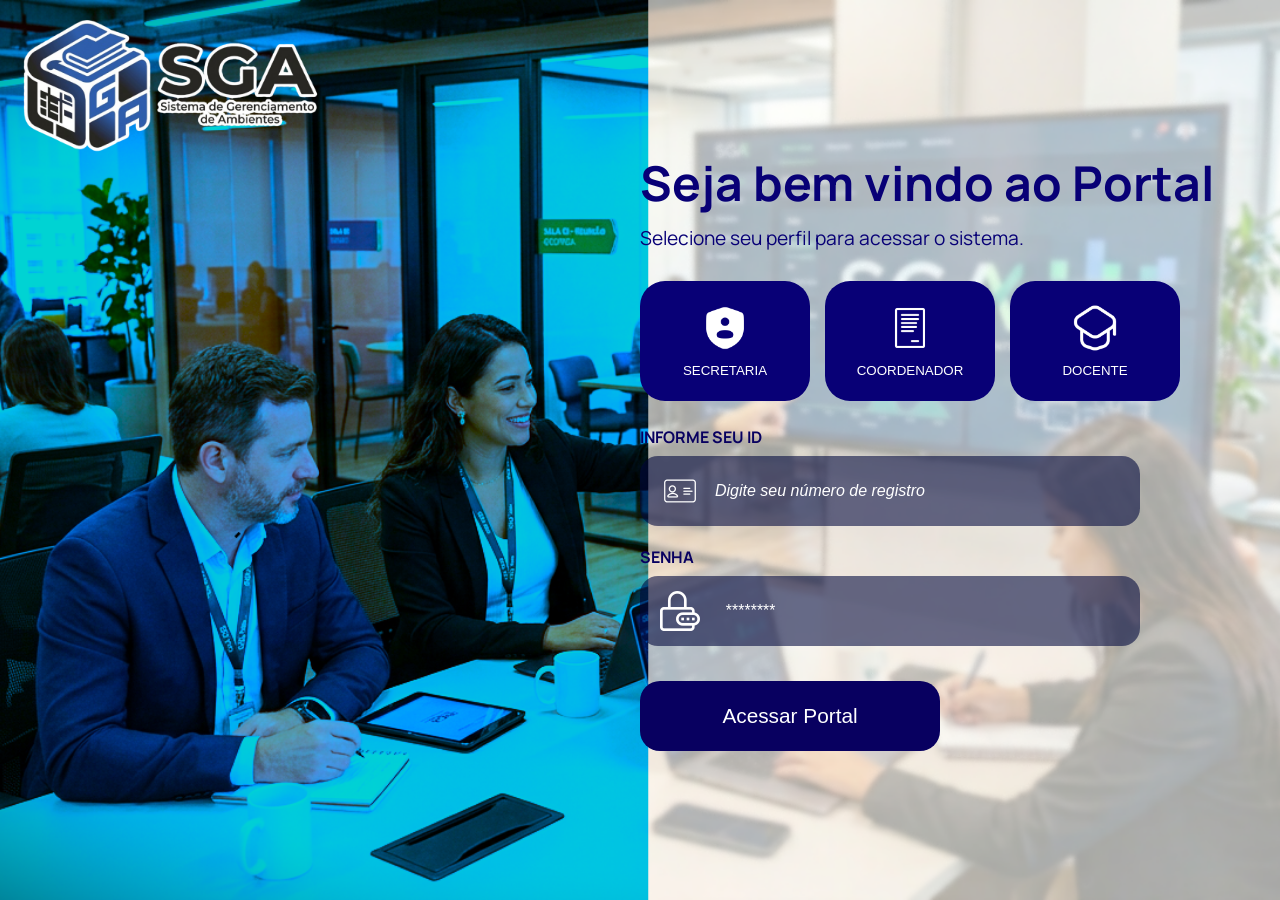
<file: Web_SGA/index.html>
<!DOCTYPE html>
<html lang="en">
<head>
    <meta charset="UTF-8">
    <meta name="viewport" content="width=device-width, initial-scale=1.0">
    <title>Portal - Bem Vindo!</title>
    <link rel="stylesheet" href="index.css">

</head>

<body>

    <div class="container">

        <div class="logo-area">
            <img src="logo2.png" class="logo">
        </div>

    <div class="login">
    <div class="bem-vindo">
        <h2>Seja bem vindo ao Portal</h2>
    </div>
    <div class="acesso">
        <p>Selecione seu perfil para acessar o sistema.</p>
    </div>
    <div class="botoes">

        <button type="button" class="adm" id="secretaria_btn">
            <img src="shield.png" class="shield">
            <span style="color: white;">SECRETARIA</span>
        </button>

        <button type="button" class="coord" id="coord_btn">
            <img src="paper.png" class="paper">
            <span style="color: white;">COORDENADOR</span>
        </button>
        
        <button type="button" class="docente" id="docente_btn">
            <img src="teacher.png" class="doc">
            <span style="color: white;">DOCENTE</span>
        </button>

    </div>
    <div class="sn"><h3>INFORME SEU ID</h3></div>
     <article class = "id">
    
     <div class="cracha"></div>
        <input class="registro" 
        id="registro_id"
             placeholder="Digite seu número de registro" 
                type="text"/>


    </article>

<div class="senha2"><h3>SENHA</h3></div>
    <article class = "codigo">
    
        <div class="block"></div>

        <input class="senha" type="password" placeholder="********" id="senha_id">

   <style>
        /* Estilo do campo e do texto digitado */
        .senha {
            color: #ffffff; /* Texto digitado cinza escuro */
            opacity: 1;
            padding: 10px;
            border: none;
            width: 40vw;
            order: 2;
        
        }

        /* Estilo específico do placeholder */
        .senha::placeholder {
            color: #ffffff; /* Placeholder laranja */
            opacity: 1;
            border: none;
            width: 40vw;
            order: 2;
        }
     </style>

     

    </article>

    <button type="button" class="entrar" id="entrar_btn">
            <span style="color: white;">Acessar Portal</span>
        </button>
    </div>



                

    <script src="index.js"></script>

        </div>

    </div>

</body>
</html>
</file>
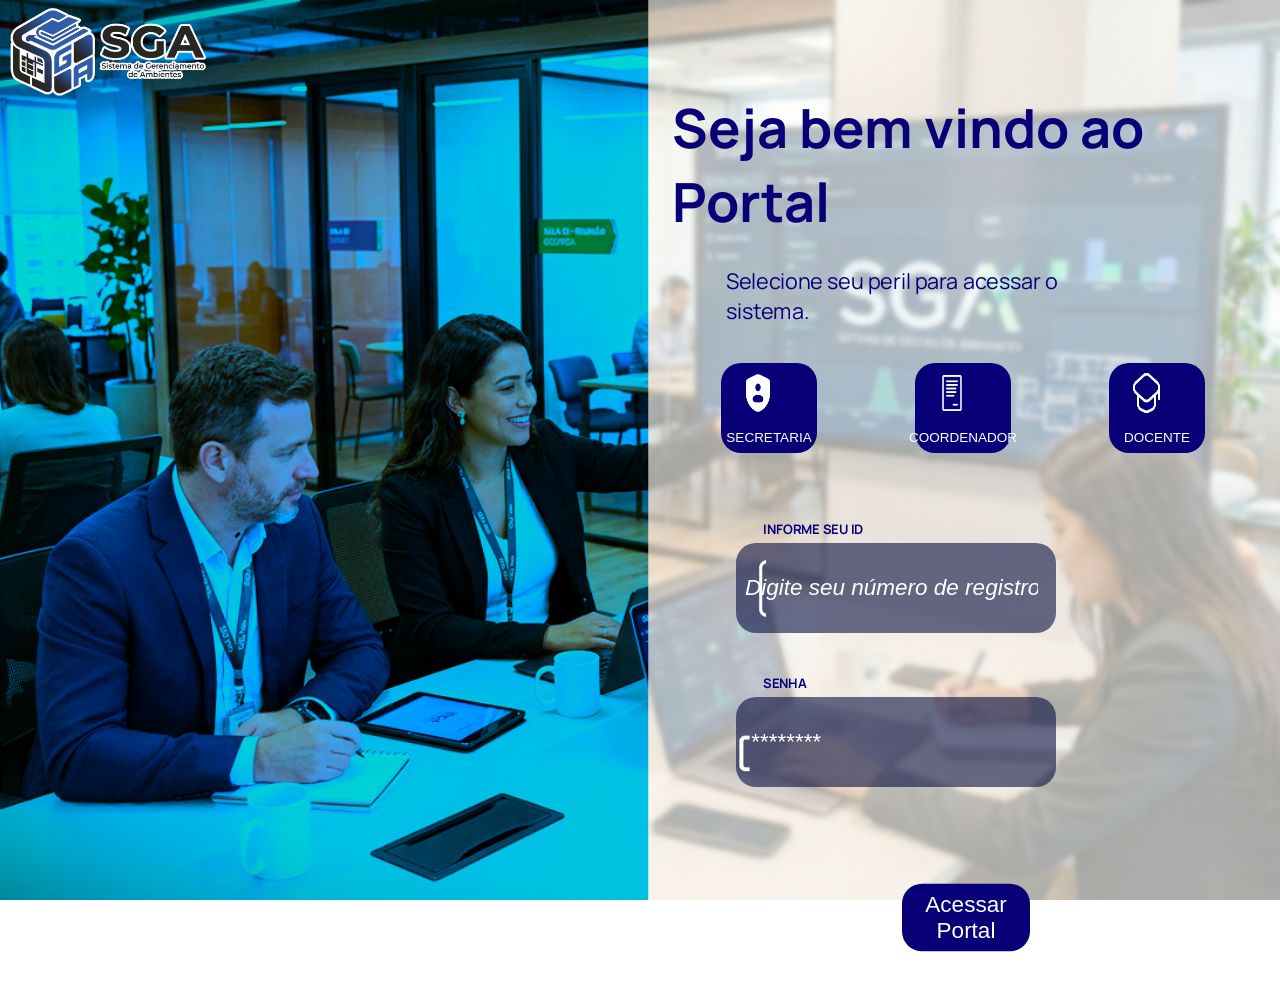
<file: Web/Login/index.html>
<!DOCTYPE html>
<html lang="en">
<head>
    <meta charset="UTF-8">
    <meta name="viewport" content="width=device-width, initial-scale=1.0">
    <title>Portal - Bem Vindo!</title>
    <img src="assets/logo2.png" width="200">
    <link rel="stylesheet" href="index.css">
    <style>
        body{
        background-image: url('assets/opcao1.png');
        background-repeat: no-repeat;
        background-attachment: fixed;
        background-size: cover;
        background-position: center;
        }
    </style>
</head>

<body>
    
    <div class="login">
    <div class="bem-vindo">
        <h2>Seja bem vindo ao Portal</h2>
    </div>
    <div class="acesso">
        <p>Selecione seu peril para acessar o sistema.</p>
    </div>
    <div class="botoes">

        <button type="button" class="adm">
            <img src="assets/shield.png" class="shield">
            <span style="color: white;">SECRETARIA</span>
        </button>

        <button type="button" class="coord">
            <img src="assets/paper.png" class="paper">
            <span style="color: white;">COORDENADOR</span>
        </button>
        
        <button type="button" class="docente">
            <img src="assets/teacher.png" class="doc">
            <span style="color: white;">DOCENTE</span>
        </button>

    </div>
    <div class="sn"><h3>INFORME SEU ID</h3></div>
     <article class = "id">
    
        <input class="registro" 
             placeholder="Digite seu número de registro" 
                type="text"/>
   <style>
        /* Estilo do campo e do texto digitado */
        .registro {
            color: #ffffff; /* Texto digitado cinza escuro */
            padding: 10px;
            border: none;
            width: 40vw;
        
        }

        /* Estilo específico do placeholder */
        .registro::placeholder {
            color: #ffffff; /* Placeholder laranja */
            opacity: 1;
            border: none;
            width: 40vw;
        }
     </style>

     <div class="cracha"></div>

    </article>

<div class="senha2"><h3>SENHA</h3></div>
    <article class = "codigo">
    
        <div class="block"></div>

        <input class="senha" type="password" placeholder="********">

   <style>
        /* Estilo do campo e do texto digitado */
        .senha {
            color: #ffffff; /* Texto digitado cinza escuro */
            opacity: 1;
            padding: 10px;
            border: none;
            width: 40vw;
            order: 2;
        
        }

        /* Estilo específico do placeholder */
        .senha::placeholder {
            color: #ffffff; /* Placeholder laranja */
            opacity: 1;
            border: none;
            width: 40vw;
            order: 2;
        }
     </style>

     

    </article>

    <button type="button" class="entrar">
            <span style="color: white;">Acessar Portal</span>
        </button>
    </div>



                

    <script src="index.js"></script>
</body>
</html>
</file>
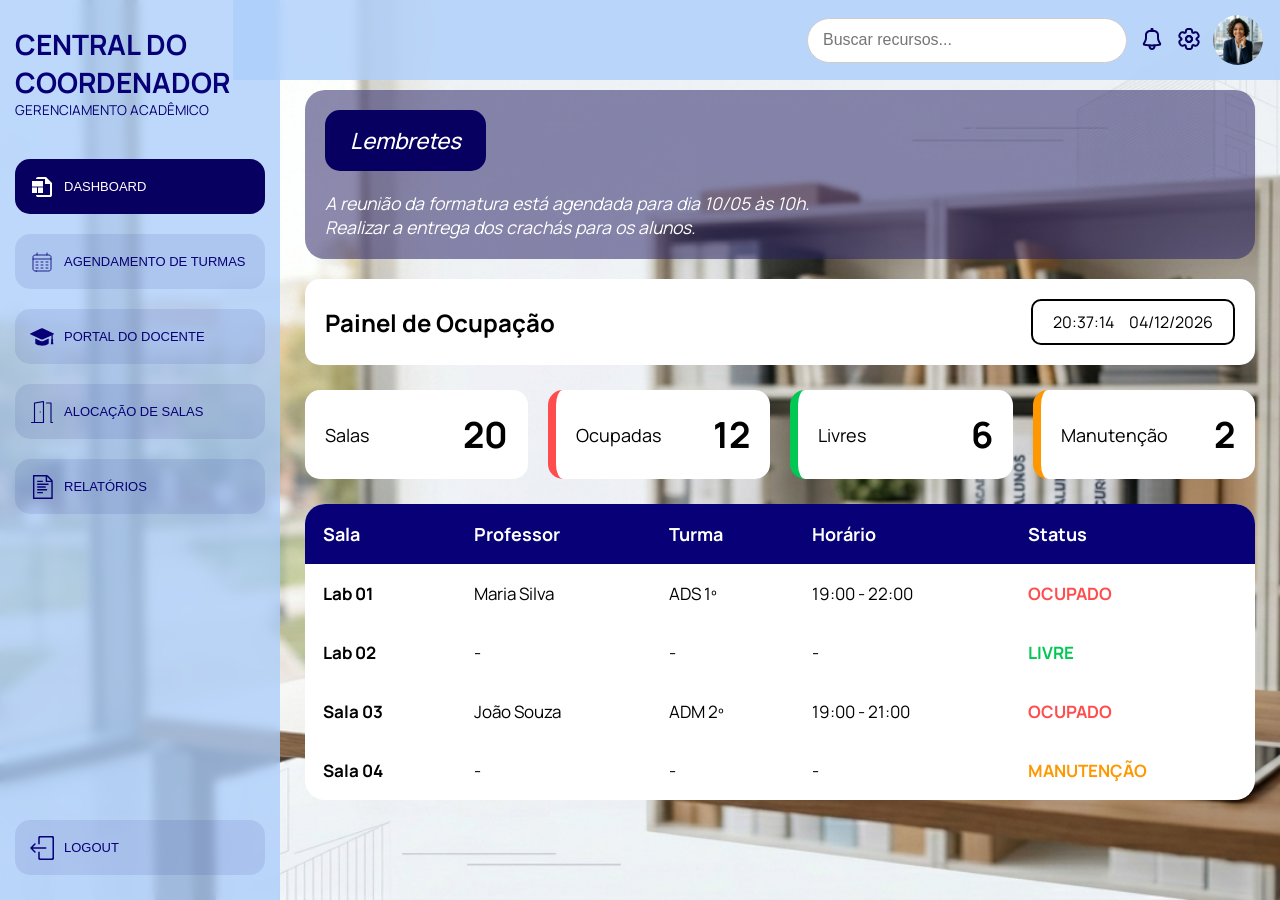
<file: Web_SGA/coordenador.html>
<!DOCTYPE html>
<html lang="pt-BR">
<head>
    <meta charset="UTF-8">
    <meta name="viewport" content="width=device-width, initial-scale=1.0">
    <title>Central do Coordenador</title>
    <link rel="stylesheet" href="coordenador.css">
</head>

<body>

<div class="layout">
        <div class="pesquisa">

            <input
                class="pesquisar"
                placeholder="Buscar recursos..."
                type="text">

            <button class="settings">
                <svg width="24px" height="24px" viewBox="0 0 24 24" fill="none" xmlns="http://www.w3.org/2000/svg"><g id="SVGRepo_bgCarrier" stroke-width="0"></g><g id="SVGRepo_tracerCarrier" stroke-linecap="round" stroke-linejoin="round"></g><g id="SVGRepo_iconCarrier"> <path fill-rule="evenodd" clip-rule="evenodd" d="M11.5 1C10.9477 1 10.5 1.44772 10.5 2V3H9.99998C7.23864 3 4.99999 5.23825 4.99999 7.99975V11C4.99999 11.7377 4.76718 12.5722 4.39739 13.4148C4.03165 14.2482 3.55876 15.0294 3.14142 15.6439C2.38188 16.7624 2.85216 18.5301 4.40564 18.8103C5.42144 18.9935 6.85701 19.2115 8.54656 19.3527C8.54454 19.4015 8.54352 19.4506 8.54352 19.5C8.54352 21.433 10.1105 23 12.0435 23C13.9765 23 15.5435 21.433 15.5435 19.5C15.5435 19.4482 15.5424 19.3966 15.5402 19.3453C17.1921 19.204 18.596 18.9903 19.5943 18.8103C21.1478 18.5301 21.6181 16.7624 20.8586 15.6439C20.4412 15.0294 19.9683 14.2482 19.6026 13.4148C19.2328 12.5722 19 11.7377 19 11V7.99975C19 5.23825 16.7613 3 14 3H13.5V2C13.5 1.44772 13.0523 1 12.5 1H11.5ZM12 19.5C12.5113 19.5 13.0122 19.4898 13.4997 19.4715C13.5076 20.2758 12.8541 20.9565 12.0435 20.9565C11.2347 20.9565 10.5803 20.2778 10.5872 19.4747C11.0473 19.491 11.5191 19.5 12 19.5ZM9.99998 5C8.34305 5 6.99999 6.34298 6.99999 7.99975V11C6.99999 12.1234 6.65547 13.2463 6.22878 14.2186C5.79804 15.2 5.25528 16.0911 4.79599 16.7675C4.78578 16.7825 4.78102 16.7969 4.77941 16.8113C4.77797 16.8242 4.77919 16.8362 4.78167 16.8458C6.3644 17.1303 9.00044 17.5 12 17.5C14.9995 17.5 17.6356 17.1303 19.2183 16.8458C19.2208 16.8362 19.222 16.8242 19.2206 16.8113C19.2189 16.7969 19.2142 16.7825 19.204 16.7675C18.7447 16.0911 18.2019 15.2 17.7712 14.2186C17.3445 13.2463 17 12.1234 17 11V7.99975C17 6.34298 15.6569 5 14 5H9.99998Z" fill="#080060"></path> </g></svg>
            </button>

            <button class="notifications">
                <svg width="24px" height="24px" viewBox="0 0 24.00 24.00" fill="none" xmlns="http://www.w3.org/2000/svg" stroke="#080060" stroke-width="0.00024000000000000003"><g id="SVGRepo_bgCarrier" stroke-width="0"></g><g id="SVGRepo_tracerCarrier" stroke-linecap="round" stroke-linejoin="round"></g><g id="SVGRepo_iconCarrier"> <path fill-rule="evenodd" clip-rule="evenodd" d="M12 8.00002C9.79085 8.00002 7.99999 9.79088 7.99999 12C7.99999 14.2092 9.79085 16 12 16C14.2091 16 16 14.2092 16 12C16 9.79088 14.2091 8.00002 12 8.00002ZM9.99999 12C9.99999 10.8955 10.8954 10 12 10C13.1046 10 14 10.8955 14 12C14 13.1046 13.1046 14 12 14C10.8954 14 9.99999 13.1046 9.99999 12Z" fill="#080060"></path> <path fill-rule="evenodd" clip-rule="evenodd" d="M12 8.00002C9.79085 8.00002 7.99999 9.79088 7.99999 12C7.99999 14.2092 9.79085 16 12 16C14.2091 16 16 14.2092 16 12C16 9.79088 14.2091 8.00002 12 8.00002ZM9.99999 12C9.99999 10.8955 10.8954 10 12 10C13.1046 10 14 10.8955 14 12C14 13.1046 13.1046 14 12 14C10.8954 14 9.99999 13.1046 9.99999 12Z" fill="#080060"></path> <path fill-rule="evenodd" clip-rule="evenodd" d="M10.7673 1.01709C10.9925 0.999829 11.2454 0.99993 11.4516 1.00001L12.5484 1.00001C12.7546 0.99993 13.0075 0.999829 13.2327 1.01709C13.4989 1.03749 13.8678 1.08936 14.2634 1.26937C14.7635 1.49689 15.1915 1.85736 15.5007 2.31147C15.7454 2.67075 15.8592 3.0255 15.9246 3.2843C15.9799 3.50334 16.0228 3.75249 16.0577 3.9557L16.1993 4.77635L16.2021 4.77788C16.2369 4.79712 16.2715 4.81659 16.306 4.8363L16.3086 4.83774L17.2455 4.49865C17.4356 4.42978 17.6693 4.34509 17.8835 4.28543C18.1371 4.2148 18.4954 4.13889 18.9216 4.17026C19.4614 4.20998 19.9803 4.39497 20.4235 4.70563C20.7734 4.95095 21.0029 5.23636 21.1546 5.4515C21.2829 5.63326 21.4103 5.84671 21.514 6.02029L22.0158 6.86003C22.1256 7.04345 22.2594 7.26713 22.3627 7.47527C22.4843 7.7203 22.6328 8.07474 22.6777 8.52067C22.7341 9.08222 22.6311 9.64831 22.3803 10.1539C22.1811 10.5554 21.9171 10.8347 21.7169 11.0212C21.5469 11.1795 21.3428 11.3417 21.1755 11.4746L20.5 12L21.1755 12.5254C21.3428 12.6584 21.5469 12.8205 21.7169 12.9789C21.9171 13.1653 22.1811 13.4446 22.3802 13.8461C22.631 14.3517 22.7341 14.9178 22.6776 15.4794C22.6328 15.9253 22.4842 16.2797 22.3626 16.5248C22.2593 16.7329 22.1255 16.9566 22.0158 17.14L21.5138 17.9799C21.4102 18.1535 21.2828 18.3668 21.1546 18.5485C21.0028 18.7637 20.7734 19.0491 20.4234 19.2944C19.9803 19.6051 19.4613 19.7901 18.9216 19.8298C18.4954 19.8612 18.1371 19.7852 17.8835 19.7146C17.6692 19.6549 17.4355 19.5703 17.2454 19.5014L16.3085 19.1623L16.306 19.1638C16.2715 19.1835 16.2369 19.2029 16.2021 19.2222L16.1993 19.2237L16.0577 20.0443C16.0228 20.2475 15.9799 20.4967 15.9246 20.7157C15.8592 20.9745 15.7454 21.3293 15.5007 21.6886C15.1915 22.1427 14.7635 22.5032 14.2634 22.7307C13.8678 22.9107 13.4989 22.9626 13.2327 22.983C13.0074 23.0002 12.7546 23.0001 12.5484 23H11.4516C11.2454 23.0001 10.9925 23.0002 10.7673 22.983C10.5011 22.9626 10.1322 22.9107 9.73655 22.7307C9.23648 22.5032 8.80849 22.1427 8.49926 21.6886C8.25461 21.3293 8.14077 20.9745 8.07542 20.7157C8.02011 20.4967 7.97723 20.2475 7.94225 20.0443L7.80068 19.2237L7.79791 19.2222C7.7631 19.2029 7.72845 19.1835 7.69396 19.1637L7.69142 19.1623L6.75458 19.5014C6.5645 19.5702 6.33078 19.6549 6.11651 19.7146C5.86288 19.7852 5.50463 19.8611 5.07841 19.8298C4.53866 19.7901 4.01971 19.6051 3.57654 19.2944C3.2266 19.0491 2.99714 18.7637 2.84539 18.5485C2.71718 18.3668 2.58974 18.1534 2.4861 17.9798L1.98418 17.14C1.87447 16.9566 1.74067 16.7329 1.63737 16.5248C1.51575 16.2797 1.36719 15.9253 1.32235 15.4794C1.26588 14.9178 1.36897 14.3517 1.61976 13.8461C1.81892 13.4446 2.08289 13.1653 2.28308 12.9789C2.45312 12.8205 2.65717 12.6584 2.82449 12.5254L3.47844 12.0054V11.9947L2.82445 11.4746C2.65712 11.3417 2.45308 11.1795 2.28304 11.0212C2.08285 10.8347 1.81888 10.5554 1.61972 10.1539C1.36893 9.64832 1.26584 9.08224 1.3223 8.52069C1.36714 8.07476 1.51571 7.72032 1.63732 7.47528C1.74062 7.26715 1.87443 7.04347 1.98414 6.86005L2.48605 6.02026C2.58969 5.84669 2.71714 5.63326 2.84534 5.45151C2.9971 5.23637 3.22655 4.95096 3.5765 4.70565C4.01966 4.39498 4.53862 4.20999 5.07837 4.17027C5.50458 4.1389 5.86284 4.21481 6.11646 4.28544C6.33072 4.34511 6.56444 4.4298 6.75451 4.49867L7.69141 4.83775L7.69394 4.8363C7.72844 4.8166 7.7631 4.79712 7.79791 4.77788L7.80068 4.77635L7.94225 3.95571C7.97723 3.7525 8.02011 3.50334 8.07542 3.2843C8.14077 3.0255 8.25461 2.67075 8.49926 2.31147C8.80849 1.85736 9.23648 1.49689 9.73655 1.26937C10.1322 1.08936 10.5011 1.03749 10.7673 1.01709ZM14.0938 4.3363C14.011 3.85634 13.9696 3.61637 13.8476 3.43717C13.7445 3.2858 13.6019 3.16564 13.4352 3.0898C13.2378 3.00002 12.9943 3.00002 12.5073 3.00002H11.4927C11.0057 3.00002 10.7621 3.00002 10.5648 3.0898C10.3981 3.16564 10.2555 3.2858 10.1524 3.43717C10.0304 3.61637 9.98895 3.85634 9.90615 4.3363L9.75012 5.24064C9.69445 5.56333 9.66662 5.72467 9.60765 5.84869C9.54975 5.97047 9.50241 6.03703 9.40636 6.13166C9.30853 6.22804 9.12753 6.3281 8.76554 6.52822C8.73884 6.54298 8.71227 6.55791 8.68582 6.57302C8.33956 6.77078 8.16643 6.86966 8.03785 6.90314C7.91158 6.93602 7.83293 6.94279 7.70289 6.93196C7.57049 6.92094 7.42216 6.86726 7.12551 6.7599L6.11194 6.39308C5.66271 6.2305 5.43809 6.14921 5.22515 6.16488C5.04524 6.17811 4.87225 6.23978 4.72453 6.34333C4.5497 6.46589 4.42715 6.67094 4.18206 7.08103L3.72269 7.84965C3.46394 8.2826 3.33456 8.49907 3.31227 8.72078C3.29345 8.90796 3.32781 9.09665 3.41141 9.26519C3.51042 9.4648 3.7078 9.62177 4.10256 9.9357L4.82745 10.5122C5.07927 10.7124 5.20518 10.8126 5.28411 10.9199C5.36944 11.036 5.40583 11.1114 5.44354 11.2504C5.47844 11.379 5.47844 11.586 5.47844 12C5.47844 12.414 5.47844 12.621 5.44354 12.7497C5.40582 12.8887 5.36944 12.9641 5.28413 13.0801C5.20518 13.1875 5.07927 13.2876 4.82743 13.4879L4.10261 14.0643C3.70785 14.3783 3.51047 14.5352 3.41145 14.7349C3.32785 14.9034 3.29349 15.0921 3.31231 15.2793C3.33461 15.501 3.46398 15.7174 3.72273 16.1504L4.1821 16.919C4.4272 17.3291 4.54974 17.5342 4.72457 17.6567C4.8723 17.7603 5.04528 17.8219 5.2252 17.8352C5.43813 17.8508 5.66275 17.7695 6.11199 17.607L7.12553 17.2402C7.42216 17.1328 7.5705 17.0791 7.7029 17.0681C7.83294 17.0573 7.91159 17.064 8.03786 17.0969C8.16644 17.1304 8.33956 17.2293 8.68582 17.427C8.71228 17.4421 8.73885 17.4571 8.76554 17.4718C9.12753 17.6719 9.30853 17.772 9.40635 17.8684C9.50241 17.963 9.54975 18.0296 9.60765 18.1514C9.66662 18.2754 9.69445 18.4367 9.75012 18.7594L9.90615 19.6637C9.98895 20.1437 10.0304 20.3837 10.1524 20.5629C10.2555 20.7142 10.3981 20.8344 10.5648 20.9102C10.7621 21 11.0057 21 11.4927 21H12.5073C12.9943 21 13.2378 21 13.4352 20.9102C13.6019 20.8344 13.7445 20.7142 13.8476 20.5629C13.9696 20.3837 14.011 20.1437 14.0938 19.6637L14.2499 18.7594C14.3055 18.4367 14.3334 18.2754 14.3923 18.1514C14.4502 18.0296 14.4976 17.963 14.5936 17.8684C14.6915 17.772 14.8725 17.6719 15.2344 17.4718C15.2611 17.4571 15.2877 17.4421 15.3141 17.427C15.6604 17.2293 15.8335 17.1304 15.9621 17.0969C16.0884 17.064 16.167 17.0573 16.2971 17.0681C16.4295 17.0791 16.5778 17.1328 16.8744 17.2402L17.888 17.607C18.3372 17.7696 18.5619 17.8509 18.7748 17.8352C18.9547 17.8219 19.1277 17.7603 19.2754 17.6567C19.4502 17.5342 19.5728 17.3291 19.8179 16.919L20.2773 16.1504C20.536 15.7175 20.6654 15.501 20.6877 15.2793C20.7065 15.0921 20.6721 14.9034 20.5885 14.7349C20.4895 14.5353 20.2921 14.3783 19.8974 14.0643L19.1726 13.4879C18.9207 13.2876 18.7948 13.1875 18.7159 13.0801C18.6306 12.9641 18.5942 12.8887 18.5564 12.7497C18.5215 12.6211 18.5215 12.414 18.5215 12C18.5215 11.586 18.5215 11.379 18.5564 11.2504C18.5942 11.1114 18.6306 11.036 18.7159 10.9199C18.7948 10.8126 18.9207 10.7124 19.1725 10.5122L19.8974 9.9357C20.2922 9.62176 20.4896 9.46479 20.5886 9.26517C20.6722 9.09664 20.7065 8.90795 20.6877 8.72076C20.6654 8.49906 20.5361 8.28259 20.2773 7.84964L19.8179 7.08102C19.5728 6.67093 19.4503 6.46588 19.2755 6.34332C19.1277 6.23977 18.9548 6.1781 18.7748 6.16486C18.5619 6.14919 18.3373 6.23048 17.888 6.39307L16.8745 6.75989C16.5778 6.86725 16.4295 6.92093 16.2971 6.93195C16.167 6.94278 16.0884 6.93601 15.9621 6.90313C15.8335 6.86965 15.6604 6.77077 15.3142 6.57302C15.2877 6.55791 15.2611 6.54298 15.2345 6.52822C14.8725 6.3281 14.6915 6.22804 14.5936 6.13166C14.4976 6.03703 14.4502 5.97047 14.3923 5.84869C14.3334 5.72467 14.3055 5.56332 14.2499 5.24064L14.0938 4.3363Z" fill="#080060"></path> </g></svg>
            </button>

            <button class="avatar"></button>

        </div>


    <!-- MENU LATERAL -->
    <aside class="coluna_menu">

        <div class="perfil">
            <h3>CENTRAL DO<br>COORDENADOR</h3>
            <p>GERENCIAMENTO ACADÊMICO</p>
        </div>

        <nav class="menu">

            <button class="menu-item" style="font-weight: 400;font-size: 13px;background-color: #080060;color: white;">
               <svg fill="#ffffff" width="24px" height="24px" viewBox="0 0 24 24" xmlns="http://www.w3.org/2000/svg" stroke="#ffffff" stroke-width="0.00024000000000000003"><g id="SVGRepo_bgCarrier" stroke-width="0"></g><g id="SVGRepo_tracerCarrier" stroke-linecap="round" stroke-linejoin="round"></g><g id="SVGRepo_iconCarrier"> <path d="M15.991 2H7.97897C7.44774 2 6.93827 2.21071 6.56263 2.58579C6.187 2.96086 5.97596 3.46957 5.97596 4H14.9895V9H19.997V20H5.97596C5.97596 20.5304 6.187 21.0391 6.56263 21.4142C6.93827 21.7893 7.44774 22 7.97897 22H19.997C20.5282 22 21.0377 21.7893 21.4133 21.4142C21.789 21.0391 22 20.5304 22 20V8L15.991 2Z"></path> <path d="M13.0165 12.46H8.00901V18H13.0165V12.46Z"></path> <path d="M13.0165 6H2V11.54H13.0165V6Z"></path> <path d="M7.00751 12.46H2V18H7.00751V12.46Z"></path> </g></svg>

                <span>DASHBOARD</span>
            </button>

            <button class="menu-item" style="font-weight: 400;font-size: 13px">
                <svg width="24px" height="24px" viewBox="0 0 24 24" fill="none" xmlns="http://www.w3.org/2000/svg" stroke="#080076"><g id="SVGRepo_bgCarrier" stroke-width="0"></g><g id="SVGRepo_tracerCarrier" stroke-linecap="round" stroke-linejoin="round"></g><g id="SVGRepo_iconCarrier"> <path d="M3 9H21M7 3V5M17 3V5M6 12H8M11 12H13M16 12H18M6 15H8M11 15H13M16 15H18M6 18H8M11 18H13M16 18H18M6.2 21H17.8C18.9201 21 19.4802 21 19.908 20.782C20.2843 20.5903 20.5903 20.2843 20.782 19.908C21 19.4802 21 18.9201 21 17.8V8.2C21 7.07989 21 6.51984 20.782 6.09202C20.5903 5.71569 20.2843 5.40973 19.908 5.21799C19.4802 5 18.9201 5 17.8 5H6.2C5.0799 5 4.51984 5 4.09202 5.21799C3.71569 5.40973 3.40973 5.71569 3.21799 6.09202C3 6.51984 3 7.07989 3 8.2V17.8C3 18.9201 3 19.4802 3.21799 19.908C3.40973 20.2843 3.71569 20.5903 4.09202 20.782C4.51984 21 5.07989 21 6.2 21Z" stroke="#080076" stroke-width="0.8399999999999999" stroke-linecap="round"></path> </g></svg>
                <span>AGENDAMENTO DE TURMAS</span>
            </button>

            <button class="menu-item" style="font-weight: 400;font-size: 13px">
                <svg height="24px" width="24px" version="1.1" id="_x32_" xmlns="http://www.w3.org/2000/svg" xmlns:xlink="http://www.w3.org/1999/xlink" viewBox="0 0 512.00 512.00" xml:space="preserve" fill="#080076" stroke="#080076" stroke-width="0.00512"><g id="SVGRepo_bgCarrier" stroke-width="0"></g><g id="SVGRepo_tracerCarrier" stroke-linecap="round" stroke-linejoin="round"></g><g id="SVGRepo_iconCarrier"> <style type="text/css"> .st0{fill:#080076;} </style> <g> <path class="st0" d="M505.837,180.418L279.265,76.124c-7.349-3.385-15.177-5.093-23.265-5.093c-8.088,0-15.914,1.708-23.265,5.093 L6.163,180.418C2.418,182.149,0,185.922,0,190.045s2.418,7.896,6.163,9.627l226.572,104.294c7.349,3.385,15.177,5.101,23.265,5.101 c8.088,0,15.916-1.716,23.267-5.101l178.812-82.306v82.881c-7.096,0.8-12.63,6.84-12.63,14.138c0,6.359,4.208,11.864,10.206,13.618 l-12.092,79.791h55.676l-12.09-79.791c5.996-1.754,10.204-7.259,10.204-13.618c0-7.298-5.534-13.338-12.63-14.138v-95.148 l21.116-9.721c3.744-1.731,6.163-5.504,6.163-9.627S509.582,182.149,505.837,180.418z"></path> <path class="st0" d="M256,346.831c-11.246,0-22.143-2.391-32.386-7.104L112.793,288.71v101.638 c0,22.314,67.426,50.621,143.207,50.621c75.782,0,143.209-28.308,143.209-50.621V288.71l-110.827,51.017 C278.145,344.44,267.25,346.831,256,346.831z"></path> </g> </g></svg>
                <span>PORTAL DO DOCENTE</span>
            </button>

            <button class="menu-item" style="font-weight: 400;font-size: 13px">
                <svg fill="#080076" width="24px" height="24px" viewBox="0 0 32 32" version="1.1" xmlns="http://www.w3.org/2000/svg"><g id="SVGRepo_bgCarrier" stroke-width="0"></g><g id="SVGRepo_tracerCarrier" stroke-linecap="round" stroke-linejoin="round"></g><g id="SVGRepo_iconCarrier"> <title>door-open</title> <path d="M30 29.25h-1.25v-25.25c-0-0.414-0.336-0.75-0.75-0.75h-6c-0.414 0-0.75 0.336-0.75 0.75s0.336 0.75 0.75 0.75v0h5.25v25.25c0 0.414 0.336 0.75 0.75 0.75h2c0.414 0 0.75-0.336 0.75-0.75s-0.336-0.75-0.75-0.75v0zM17.853 1.26l-11.977 2c-0.357 0.062-0.626 0.37-0.626 0.74 0 0 0 0 0 0v0 25.25h-3.25c-0.414 0-0.75 0.336-0.75 0.75s0.336 0.75 0.75 0.75v0h15.977c0.414-0 0.75-0.336 0.75-0.75v0-28c-0.001-0.414-0.337-0.75-0.751-0.75-0.043 0-0.086 0.004-0.127 0.011l0.004-0.001zM6.75 29.25v-24.615l10.477-1.749v26.364zM13.979 15.3c-0.082-0.030-0.177-0.048-0.276-0.048-0.21 0-0.401 0.079-0.545 0.209l0.001-0.001c-0.136 0.139-0.22 0.33-0.22 0.54s0.084 0.401 0.22 0.54l-0-0c0.145 0.122 0.334 0.197 0.539 0.199h0.001c0.1-0.002 0.197-0.016 0.288-0.042l-0.008 0.002c0.094-0.039 0.173-0.092 0.24-0.159v0c0.136-0.139 0.22-0.33 0.22-0.54s-0.084-0.401-0.22-0.54l0 0c-0.067-0.068-0.147-0.122-0.236-0.158l-0.005-0.002z"></path> </g></svg>
                <span>ALOCAÇÃO DE SALAS</span>
            </button>

            <button class="menu-item" style="font-weight: 400;font-size: 13px">
                <svg fill="#080076" width="24px" height="24px" viewBox="0 0 1920 1920" xmlns="http://www.w3.org/2000/svg"><g id="SVGRepo_bgCarrier" stroke-width="0"></g><g id="SVGRepo_tracerCarrier" stroke-linecap="round" stroke-linejoin="round"></g><g id="SVGRepo_iconCarrier"> <path d="M1706.235 1807.059H350.941V112.94h903.53v451.765h451.764v1242.353Zm-338.823-1670.74 315.443 315.447h-315.443V136.32Zm402.182 242.487L1440.372 49.58C1408.296 17.62 1365.717 0 1320.542 0H238v1920h1581.175V498.635c0-45.176-17.618-87.755-49.58-119.83ZM576.823 1242.353h790.589v-112.94H576.823v112.94Zm0-451.765h903.53V677.647h-903.53v112.941Zm0 677.647h451.765v-112.941H576.823v112.941Zm0-451.764h677.648V903.53H576.823v112.941Zm0-451.765h451.765V451.765H576.823v112.941Z" fill-rule="evenodd"></path> </g></svg>
                <span>RELATÓRIOS</span>
            </button>

        </nav>

        <button class="logout" id="logout" style="font-weight: 400;font-size: 13px">
            <svg fill="#080076" width="24px" height="24px" viewBox="0 0 32 32" version="1.1" xmlns="http://www.w3.org/2000/svg"><g id="SVGRepo_bgCarrier" stroke-width="0"></g><g id="SVGRepo_tracerCarrier" stroke-linecap="round" stroke-linejoin="round"></g><g id="SVGRepo_iconCarrier"> <path d="M3.651 16.989h17.326c0.553 0 1-0.448 1-1s-0.447-1-1-1h-17.264l3.617-3.617c0.391-0.39 0.391-1.024 0-1.414s-1.024-0.39-1.414 0l-5.907 6.062 5.907 6.063c0.196 0.195 0.451 0.293 0.707 0.293s0.511-0.098 0.707-0.293c0.391-0.39 0.391-1.023 0-1.414zM29.989 0h-17c-1.105 0-2 0.895-2 2v9h2.013v-7.78c0-0.668 0.542-1.21 1.21-1.21h14.523c0.669 0 1.21 0.542 1.21 1.21l0.032 25.572c0 0.668-0.541 1.21-1.21 1.21h-14.553c-0.668 0-1.21-0.542-1.21-1.21v-7.824l-2.013 0.003v9.030c0 1.105 0.895 2 2 2h16.999c1.105 0 2.001-0.895 2.001-2v-28c-0-1.105-0.896-2-2-2z"></path> </g></svg>
            <span>LOGOUT</span>
        </button>

    </aside>

    <!-- CONTEÚDO -->
    <main class="conteudo">



        <!-- ALERTA -->
        <section class="alerta">

            <div class="alerta-titulo">
                <i style="font-weight: 500">Lembretes</i>
            </div>

            <div class="alerta-texto">
                <p>
                    <i>A reunião da formatura está agendada para dia 10/05 às 10h.</i>
                    <br>
                    <i>Realizar a entrega dos crachás para os alunos.</i>
                </p>
            </div>

        </section>

        <!-- PAINEL -->
        <section class="indicadores">

            <div class="topo">

                <h1>Painel de Ocupação</h1>

                <div class="relogio-container">
                    <div id="relogio">00:00:00</div>
                    <div id="data">Data</div>
                </div>

            </div>

            <!-- CARDS -->
            <div class="resumo">

                <div class="card">
                    <span>Salas</span>
                    <strong>20</strong>
                </div>

                <div class="card ocupado">
                    <span>Ocupadas</span>
                    <strong>12</strong>
                </div>

                <div class="card livre">
                    <span>Livres</span>
                    <strong>6</strong>
                </div>

                <div class="card manutencao">
                    <span>Manutenção</span>
                    <strong>2</strong>
                </div>

            </div>

            <!-- TABELA -->
            <div class="tabela-corpo">

                <table class="tabela">

                    <thead>
                        <tr>
                            <th>Sala</th>
                            <th>Professor</th>
                            <th>Turma</th>
                            <th>Horário</th>
                            <th>Status</th>
                        </tr>
                    </thead>

                    <tbody>

                        <tr>
                            <td>Lab 01</td>
                            <td>Maria Silva</td>
                            <td>ADS 1º</td>
                            <td>19:00 - 22:00</td>
                            <td class="ocupado">OCUPADO</td>
                        </tr>

                        <tr>
                            <td>Lab 02</td>
                            <td>-</td>
                            <td>-</td>
                            <td>-</td>
                            <td class="livre">LIVRE</td>
                        </tr>

                        <tr>
                            <td>Sala 03</td>
                            <td>João Souza</td>
                            <td>ADM 2º</td>
                            <td>19:00 - 21:00</td>
                            <td class="ocupado">OCUPADO</td>
                        </tr>

                        <tr>
                            <td>Sala 04</td>
                            <td>-</td>
                            <td>-</td>
                            <td>-</td>
                            <td class="manutencao">MANUTENÇÃO</td>
                        </tr>

                    </tbody>

                </table>

            </div>

        </section>

    </main>

</div>

<script src="coordenador.js"></script>

</body>
</html>
</file>
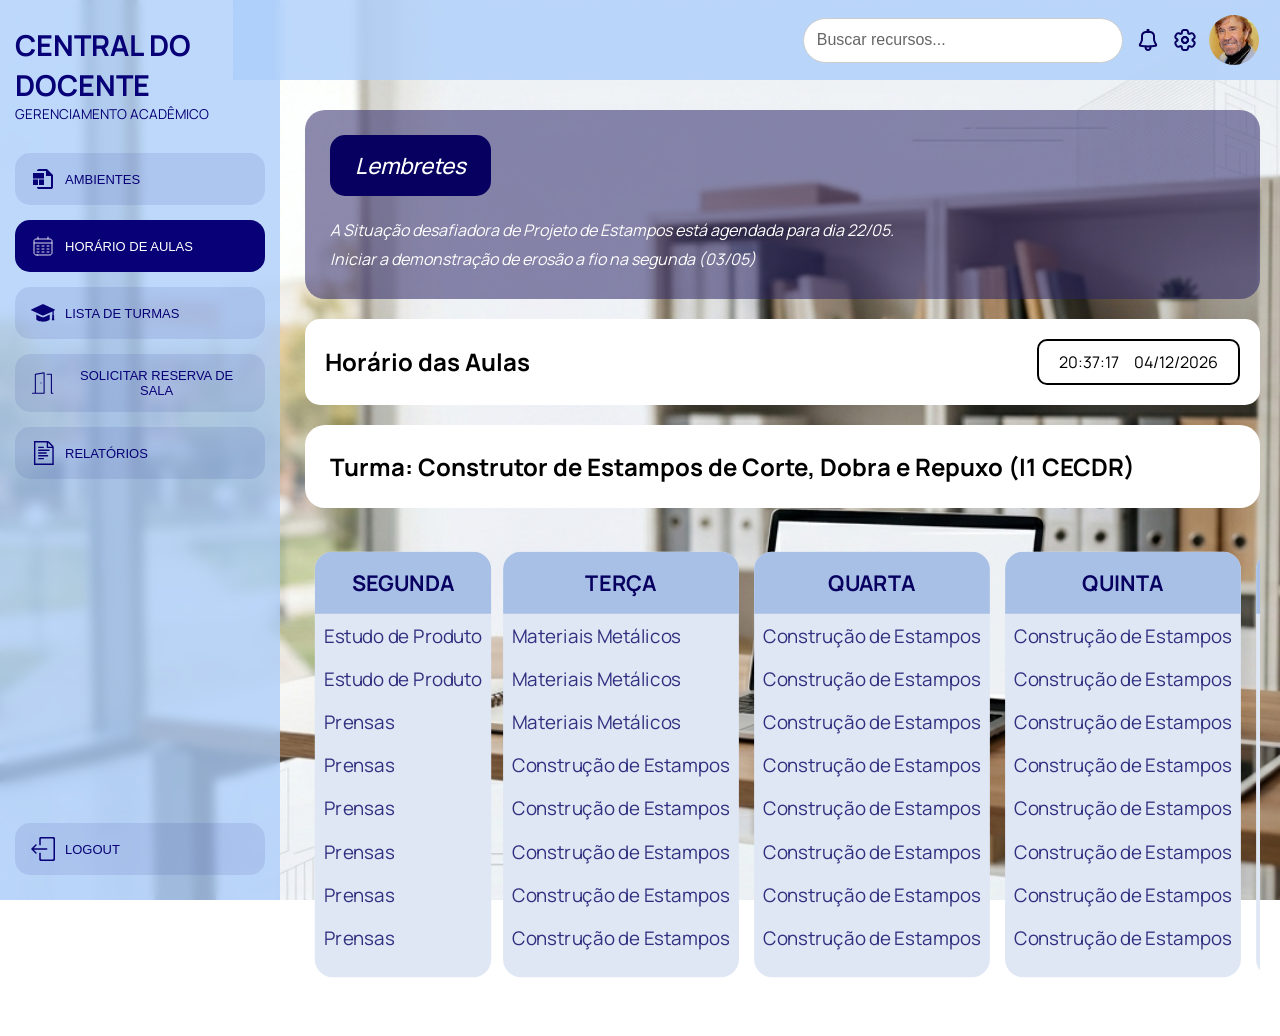
<file: Web_SGA/docente.html>
<!DOCTYPE html>
<html lang="en">
<head>
    <meta charset="UTF-8">
    <meta name="viewport" content="width=device-width, initial-scale=1.0">
    <title>Central do Docente</title>
    <link rel="stylesheet" href="docente.css">



</head>

<body>

<div class="topbar">

    <input
        type="text"
        class="campo-busca"
        placeholder="Buscar recursos..."
    >

    <button class="icone-btn">
        <svg width="24px" height="24px" viewBox="0 0 24 24" fill="none" xmlns="http://www.w3.org/2000/svg"><g id="SVGRepo_bgCarrier" stroke-width="0"></g><g id="SVGRepo_tracerCarrier" stroke-linecap="round" stroke-linejoin="round"></g><g id="SVGRepo_iconCarrier"> <path fill-rule="evenodd" clip-rule="evenodd" d="M11.5 1C10.9477 1 10.5 1.44772 10.5 2V3H9.99998C7.23864 3 4.99999 5.23825 4.99999 7.99975V11C4.99999 11.7377 4.76718 12.5722 4.39739 13.4148C4.03165 14.2482 3.55876 15.0294 3.14142 15.6439C2.38188 16.7624 2.85216 18.5301 4.40564 18.8103C5.42144 18.9935 6.85701 19.2115 8.54656 19.3527C8.54454 19.4015 8.54352 19.4506 8.54352 19.5C8.54352 21.433 10.1105 23 12.0435 23C13.9765 23 15.5435 21.433 15.5435 19.5C15.5435 19.4482 15.5424 19.3966 15.5402 19.3453C17.1921 19.204 18.596 18.9903 19.5943 18.8103C21.1478 18.5301 21.6181 16.7624 20.8586 15.6439C20.4412 15.0294 19.9683 14.2482 19.6026 13.4148C19.2328 12.5722 19 11.7377 19 11V7.99975C19 5.23825 16.7613 3 14 3H13.5V2C13.5 1.44772 13.0523 1 12.5 1H11.5ZM12 19.5C12.5113 19.5 13.0122 19.4898 13.4997 19.4715C13.5076 20.2758 12.8541 20.9565 12.0435 20.9565C11.2347 20.9565 10.5803 20.2778 10.5872 19.4747C11.0473 19.491 11.5191 19.5 12 19.5ZM9.99998 5C8.34305 5 6.99999 6.34298 6.99999 7.99975V11C6.99999 12.1234 6.65547 13.2463 6.22878 14.2186C5.79804 15.2 5.25528 16.0911 4.79599 16.7675C4.78578 16.7825 4.78102 16.7969 4.77941 16.8113C4.77797 16.8242 4.77919 16.8362 4.78167 16.8458C6.3644 17.1303 9.00044 17.5 12 17.5C14.9995 17.5 17.6356 17.1303 19.2183 16.8458C19.2208 16.8362 19.222 16.8242 19.2206 16.8113C19.2189 16.7969 19.2142 16.7825 19.204 16.7675C18.7447 16.0911 18.2019 15.2 17.7712 14.2186C17.3445 13.2463 17 12.1234 17 11V7.99975C17 6.34298 15.6569 5 14 5H9.99998Z" fill="#080060"></path> </g></svg>
        
        

    </button>

    <button class="icone-btn">
        <svg width="24px" height="24px" viewBox="0 0 24.00 24.00" fill="none" xmlns="http://www.w3.org/2000/svg" stroke="#080060" stroke-width="0.00024000000000000003"><g id="SVGRepo_bgCarrier" stroke-width="0"></g><g id="SVGRepo_tracerCarrier" stroke-linecap="round" stroke-linejoin="round"></g><g id="SVGRepo_iconCarrier"> <path fill-rule="evenodd" clip-rule="evenodd" d="M12 8.00002C9.79085 8.00002 7.99999 9.79088 7.99999 12C7.99999 14.2092 9.79085 16 12 16C14.2091 16 16 14.2092 16 12C16 9.79088 14.2091 8.00002 12 8.00002ZM9.99999 12C9.99999 10.8955 10.8954 10 12 10C13.1046 10 14 10.8955 14 12C14 13.1046 13.1046 14 12 14C10.8954 14 9.99999 13.1046 9.99999 12Z" fill="#080060"></path> <path fill-rule="evenodd" clip-rule="evenodd" d="M12 8.00002C9.79085 8.00002 7.99999 9.79088 7.99999 12C7.99999 14.2092 9.79085 16 12 16C14.2091 16 16 14.2092 16 12C16 9.79088 14.2091 8.00002 12 8.00002ZM9.99999 12C9.99999 10.8955 10.8954 10 12 10C13.1046 10 14 10.8955 14 12C14 13.1046 13.1046 14 12 14C10.8954 14 9.99999 13.1046 9.99999 12Z" fill="#080060"></path> <path fill-rule="evenodd" clip-rule="evenodd" d="M10.7673 1.01709C10.9925 0.999829 11.2454 0.99993 11.4516 1.00001L12.5484 1.00001C12.7546 0.99993 13.0075 0.999829 13.2327 1.01709C13.4989 1.03749 13.8678 1.08936 14.2634 1.26937C14.7635 1.49689 15.1915 1.85736 15.5007 2.31147C15.7454 2.67075 15.8592 3.0255 15.9246 3.2843C15.9799 3.50334 16.0228 3.75249 16.0577 3.9557L16.1993 4.77635L16.2021 4.77788C16.2369 4.79712 16.2715 4.81659 16.306 4.8363L16.3086 4.83774L17.2455 4.49865C17.4356 4.42978 17.6693 4.34509 17.8835 4.28543C18.1371 4.2148 18.4954 4.13889 18.9216 4.17026C19.4614 4.20998 19.9803 4.39497 20.4235 4.70563C20.7734 4.95095 21.0029 5.23636 21.1546 5.4515C21.2829 5.63326 21.4103 5.84671 21.514 6.02029L22.0158 6.86003C22.1256 7.04345 22.2594 7.26713 22.3627 7.47527C22.4843 7.7203 22.6328 8.07474 22.6777 8.52067C22.7341 9.08222 22.6311 9.64831 22.3803 10.1539C22.1811 10.5554 21.9171 10.8347 21.7169 11.0212C21.5469 11.1795 21.3428 11.3417 21.1755 11.4746L20.5 12L21.1755 12.5254C21.3428 12.6584 21.5469 12.8205 21.7169 12.9789C21.9171 13.1653 22.1811 13.4446 22.3802 13.8461C22.631 14.3517 22.7341 14.9178 22.6776 15.4794C22.6328 15.9253 22.4842 16.2797 22.3626 16.5248C22.2593 16.7329 22.1255 16.9566 22.0158 17.14L21.5138 17.9799C21.4102 18.1535 21.2828 18.3668 21.1546 18.5485C21.0028 18.7637 20.7734 19.0491 20.4234 19.2944C19.9803 19.6051 19.4613 19.7901 18.9216 19.8298C18.4954 19.8612 18.1371 19.7852 17.8835 19.7146C17.6692 19.6549 17.4355 19.5703 17.2454 19.5014L16.3085 19.1623L16.306 19.1638C16.2715 19.1835 16.2369 19.2029 16.2021 19.2222L16.1993 19.2237L16.0577 20.0443C16.0228 20.2475 15.9799 20.4967 15.9246 20.7157C15.8592 20.9745 15.7454 21.3293 15.5007 21.6886C15.1915 22.1427 14.7635 22.5032 14.2634 22.7307C13.8678 22.9107 13.4989 22.9626 13.2327 22.983C13.0074 23.0002 12.7546 23.0001 12.5484 23H11.4516C11.2454 23.0001 10.9925 23.0002 10.7673 22.983C10.5011 22.9626 10.1322 22.9107 9.73655 22.7307C9.23648 22.5032 8.80849 22.1427 8.49926 21.6886C8.25461 21.3293 8.14077 20.9745 8.07542 20.7157C8.02011 20.4967 7.97723 20.2475 7.94225 20.0443L7.80068 19.2237L7.79791 19.2222C7.7631 19.2029 7.72845 19.1835 7.69396 19.1637L7.69142 19.1623L6.75458 19.5014C6.5645 19.5702 6.33078 19.6549 6.11651 19.7146C5.86288 19.7852 5.50463 19.8611 5.07841 19.8298C4.53866 19.7901 4.01971 19.6051 3.57654 19.2944C3.2266 19.0491 2.99714 18.7637 2.84539 18.5485C2.71718 18.3668 2.58974 18.1534 2.4861 17.9798L1.98418 17.14C1.87447 16.9566 1.74067 16.7329 1.63737 16.5248C1.51575 16.2797 1.36719 15.9253 1.32235 15.4794C1.26588 14.9178 1.36897 14.3517 1.61976 13.8461C1.81892 13.4446 2.08289 13.1653 2.28308 12.9789C2.45312 12.8205 2.65717 12.6584 2.82449 12.5254L3.47844 12.0054V11.9947L2.82445 11.4746C2.65712 11.3417 2.45308 11.1795 2.28304 11.0212C2.08285 10.8347 1.81888 10.5554 1.61972 10.1539C1.36893 9.64832 1.26584 9.08224 1.3223 8.52069C1.36714 8.07476 1.51571 7.72032 1.63732 7.47528C1.74062 7.26715 1.87443 7.04347 1.98414 6.86005L2.48605 6.02026C2.58969 5.84669 2.71714 5.63326 2.84534 5.45151C2.9971 5.23637 3.22655 4.95096 3.5765 4.70565C4.01966 4.39498 4.53862 4.20999 5.07837 4.17027C5.50458 4.1389 5.86284 4.21481 6.11646 4.28544C6.33072 4.34511 6.56444 4.4298 6.75451 4.49867L7.69141 4.83775L7.69394 4.8363C7.72844 4.8166 7.7631 4.79712 7.79791 4.77788L7.80068 4.77635L7.94225 3.95571C7.97723 3.7525 8.02011 3.50334 8.07542 3.2843C8.14077 3.0255 8.25461 2.67075 8.49926 2.31147C8.80849 1.85736 9.23648 1.49689 9.73655 1.26937C10.1322 1.08936 10.5011 1.03749 10.7673 1.01709ZM14.0938 4.3363C14.011 3.85634 13.9696 3.61637 13.8476 3.43717C13.7445 3.2858 13.6019 3.16564 13.4352 3.0898C13.2378 3.00002 12.9943 3.00002 12.5073 3.00002H11.4927C11.0057 3.00002 10.7621 3.00002 10.5648 3.0898C10.3981 3.16564 10.2555 3.2858 10.1524 3.43717C10.0304 3.61637 9.98895 3.85634 9.90615 4.3363L9.75012 5.24064C9.69445 5.56333 9.66662 5.72467 9.60765 5.84869C9.54975 5.97047 9.50241 6.03703 9.40636 6.13166C9.30853 6.22804 9.12753 6.3281 8.76554 6.52822C8.73884 6.54298 8.71227 6.55791 8.68582 6.57302C8.33956 6.77078 8.16643 6.86966 8.03785 6.90314C7.91158 6.93602 7.83293 6.94279 7.70289 6.93196C7.57049 6.92094 7.42216 6.86726 7.12551 6.7599L6.11194 6.39308C5.66271 6.2305 5.43809 6.14921 5.22515 6.16488C5.04524 6.17811 4.87225 6.23978 4.72453 6.34333C4.5497 6.46589 4.42715 6.67094 4.18206 7.08103L3.72269 7.84965C3.46394 8.2826 3.33456 8.49907 3.31227 8.72078C3.29345 8.90796 3.32781 9.09665 3.41141 9.26519C3.51042 9.4648 3.7078 9.62177 4.10256 9.9357L4.82745 10.5122C5.07927 10.7124 5.20518 10.8126 5.28411 10.9199C5.36944 11.036 5.40583 11.1114 5.44354 11.2504C5.47844 11.379 5.47844 11.586 5.47844 12C5.47844 12.414 5.47844 12.621 5.44354 12.7497C5.40582 12.8887 5.36944 12.9641 5.28413 13.0801C5.20518 13.1875 5.07927 13.2876 4.82743 13.4879L4.10261 14.0643C3.70785 14.3783 3.51047 14.5352 3.41145 14.7349C3.32785 14.9034 3.29349 15.0921 3.31231 15.2793C3.33461 15.501 3.46398 15.7174 3.72273 16.1504L4.1821 16.919C4.4272 17.3291 4.54974 17.5342 4.72457 17.6567C4.8723 17.7603 5.04528 17.8219 5.2252 17.8352C5.43813 17.8508 5.66275 17.7695 6.11199 17.607L7.12553 17.2402C7.42216 17.1328 7.5705 17.0791 7.7029 17.0681C7.83294 17.0573 7.91159 17.064 8.03786 17.0969C8.16644 17.1304 8.33956 17.2293 8.68582 17.427C8.71228 17.4421 8.73885 17.4571 8.76554 17.4718C9.12753 17.6719 9.30853 17.772 9.40635 17.8684C9.50241 17.963 9.54975 18.0296 9.60765 18.1514C9.66662 18.2754 9.69445 18.4367 9.75012 18.7594L9.90615 19.6637C9.98895 20.1437 10.0304 20.3837 10.1524 20.5629C10.2555 20.7142 10.3981 20.8344 10.5648 20.9102C10.7621 21 11.0057 21 11.4927 21H12.5073C12.9943 21 13.2378 21 13.4352 20.9102C13.6019 20.8344 13.7445 20.7142 13.8476 20.5629C13.9696 20.3837 14.011 20.1437 14.0938 19.6637L14.2499 18.7594C14.3055 18.4367 14.3334 18.2754 14.3923 18.1514C14.4502 18.0296 14.4976 17.963 14.5936 17.8684C14.6915 17.772 14.8725 17.6719 15.2344 17.4718C15.2611 17.4571 15.2877 17.4421 15.3141 17.427C15.6604 17.2293 15.8335 17.1304 15.9621 17.0969C16.0884 17.064 16.167 17.0573 16.2971 17.0681C16.4295 17.0791 16.5778 17.1328 16.8744 17.2402L17.888 17.607C18.3372 17.7696 18.5619 17.8509 18.7748 17.8352C18.9547 17.8219 19.1277 17.7603 19.2754 17.6567C19.4502 17.5342 19.5728 17.3291 19.8179 16.919L20.2773 16.1504C20.536 15.7175 20.6654 15.501 20.6877 15.2793C20.7065 15.0921 20.6721 14.9034 20.5885 14.7349C20.4895 14.5353 20.2921 14.3783 19.8974 14.0643L19.1726 13.4879C18.9207 13.2876 18.7948 13.1875 18.7159 13.0801C18.6306 12.9641 18.5942 12.8887 18.5564 12.7497C18.5215 12.6211 18.5215 12.414 18.5215 12C18.5215 11.586 18.5215 11.379 18.5564 11.2504C18.5942 11.1114 18.6306 11.036 18.7159 10.9199C18.7948 10.8126 18.9207 10.7124 19.1725 10.5122L19.8974 9.9357C20.2922 9.62176 20.4896 9.46479 20.5886 9.26517C20.6722 9.09664 20.7065 8.90795 20.6877 8.72076C20.6654 8.49906 20.5361 8.28259 20.2773 7.84964L19.8179 7.08102C19.5728 6.67093 19.4503 6.46588 19.2755 6.34332C19.1277 6.23977 18.9548 6.1781 18.7748 6.16486C18.5619 6.14919 18.3373 6.23048 17.888 6.39307L16.8745 6.75989C16.5778 6.86725 16.4295 6.92093 16.2971 6.93195C16.167 6.94278 16.0884 6.93601 15.9621 6.90313C15.8335 6.86965 15.6604 6.77077 15.3142 6.57302C15.2877 6.55791 15.2611 6.54298 15.2345 6.52822C14.8725 6.3281 14.6915 6.22804 14.5936 6.13166C14.4976 6.03703 14.4502 5.97047 14.3923 5.84869C14.3334 5.72467 14.3055 5.56332 14.2499 5.24064L14.0938 4.3363Z" fill="#080060"></path> </g></svg>

    </button>

    <button class="avatar-btn">
        <!-- FOTO DO USUÁRIO -->
    </button>

</div>


    <!-- MENU LATERAL -->
    <aside class="coluna_menu">

        <div class="perfil">
            <h3>CENTRAL DO <br>DOCENTE</h3>
            <p>GERENCIAMENTO ACADÊMICO</p>
        </div>

        <nav class="menu">

            <button class="menu-item" style="font-weight: 400;font-size: 13px">
                <svg fill="#080076" width="24px" height="24px" viewBox="0 0 24 24" xmlns="http://www.w3.org/2000/svg" stroke="#ffffff" stroke-width="0.00024000000000000003"><g id="SVGRepo_bgCarrier" stroke-width="0"></g><g id="SVGRepo_tracerCarrier" stroke-linecap="round" stroke-linejoin="round"></g><g id="SVGRepo_iconCarrier"> <path d="M15.991 2H7.97897C7.44774 2 6.93827 2.21071 6.56263 2.58579C6.187 2.96086 5.97596 3.46957 5.97596 4H14.9895V9H19.997V20H5.97596C5.97596 20.5304 6.187 21.0391 6.56263 21.4142C6.93827 21.7893 7.44774 22 7.97897 22H19.997C20.5282 22 21.0377 21.7893 21.4133 21.4142C21.789 21.0391 22 20.5304 22 20V8L15.991 2Z"></path> <path d="M13.0165 12.46H8.00901V18H13.0165V12.46Z"></path> <path d="M13.0165 6H2V11.54H13.0165V6Z"></path> <path d="M7.00751 12.46H2V18H7.00751V12.46Z"></path> </g></svg>

                <span>AMBIENTES</span>
            </button>

            <button class="menu-item active" style="font-weight: 400;font-size: 13px">
                <svg width="24px" height="24px" viewBox="0 0 24 24" fill="none" xmlns="http://www.w3.org/2000/svg" stroke="#080076"><g id="SVGRepo_bgCarrier" stroke-width="0"></g><g id="SVGRepo_tracerCarrier" stroke-linecap="round" stroke-linejoin="round"></g><g id="SVGRepo_iconCarrier"> <path d="M3 9H21M7 3V5M17 3V5M6 12H8M11 12H13M16 12H18M6 15H8M11 15H13M16 15H18M6 18H8M11 18H13M16 18H18M6.2 21H17.8C18.9201 21 19.4802 21 19.908 20.782C20.2843 20.5903 20.5903 20.2843 20.782 19.908C21 19.4802 21 18.9201 21 17.8V8.2C21 7.07989 21 6.51984 20.782 6.09202C20.5903 5.71569 20.2843 5.40973 19.908 5.21799C19.4802 5 18.9201 5 17.8 5H6.2C5.0799 5 4.51984 5 4.09202 5.21799C3.71569 5.40973 3.40973 5.71569 3.21799 6.09202C3 6.51984 3 7.07989 3 8.2V17.8C3 18.9201 3 19.4802 3.21799 19.908C3.40973 20.2843 3.71569 20.5903 4.09202 20.782C4.51984 21 5.07989 21 6.2 21Z" stroke="#ffffff" stroke-width="0.8399999999999999" stroke-linecap="round"></path> </g></svg>

                <span>HORÁRIO DE AULAS</span>
            </button>

            <button class="menu-item" style="font-weight: 400;font-size: 13px">
                <svg height="24px" width="24px" version="1.1" id="_x32_" xmlns="http://www.w3.org/2000/svg" xmlns:xlink="http://www.w3.org/1999/xlink" viewBox="0 0 512.00 512.00" xml:space="preserve" fill="#080076" stroke="#080076" stroke-width="0.00512"><g id="SVGRepo_bgCarrier" stroke-width="0"></g><g id="SVGRepo_tracerCarrier" stroke-linecap="round" stroke-linejoin="round"></g><g id="SVGRepo_iconCarrier"> <style type="text/css"></style> <g> <path class="st0" d="M505.837,180.418L279.265,76.124c-7.349-3.385-15.177-5.093-23.265-5.093c-8.088,0-15.914,1.708-23.265,5.093 L6.163,180.418C2.418,182.149,0,185.922,0,190.045s2.418,7.896,6.163,9.627l226.572,104.294c7.349,3.385,15.177,5.101,23.265,5.101 c8.088,0,15.916-1.716,23.267-5.101l178.812-82.306v82.881c-7.096,0.8-12.63,6.84-12.63,14.138c0,6.359,4.208,11.864,10.206,13.618 l-12.092,79.791h55.676l-12.09-79.791c5.996-1.754,10.204-7.259,10.204-13.618c0-7.298-5.534-13.338-12.63-14.138v-95.148 l21.116-9.721c3.744-1.731,6.163-5.504,6.163-9.627S509.582,182.149,505.837,180.418z"></path> <path class="st0" d="M256,346.831c-11.246,0-22.143-2.391-32.386-7.104L112.793,288.71v101.638 c0,22.314,67.426,50.621,143.207,50.621c75.782,0,143.209-28.308,143.209-50.621V288.71l-110.827,51.017 C278.145,344.44,267.25,346.831,256,346.831z"></path> </g> </g></svg>

                <span>LISTA DE TURMAS</span>
            </button>

            <button class="menu-item" style="font-weight: 400;font-size: 13px">
                <svg fill="#080076" width="24px" height="24px" viewBox="0 0 32 32" version="1.1" xmlns="http://www.w3.org/2000/svg"><g id="SVGRepo_bgCarrier" stroke-width="0"></g><g id="SVGRepo_tracerCarrier" stroke-linecap="round" stroke-linejoin="round"></g><g id="SVGRepo_iconCarrier"> <title>door-open</title> <path d="M30 29.25h-1.25v-25.25c-0-0.414-0.336-0.75-0.75-0.75h-6c-0.414 0-0.75 0.336-0.75 0.75s0.336 0.75 0.75 0.75v0h5.25v25.25c0 0.414 0.336 0.75 0.75 0.75h2c0.414 0 0.75-0.336 0.75-0.75s-0.336-0.75-0.75-0.75v0zM17.853 1.26l-11.977 2c-0.357 0.062-0.626 0.37-0.626 0.74 0 0 0 0 0 0v0 25.25h-3.25c-0.414 0-0.75 0.336-0.75 0.75s0.336 0.75 0.75 0.75v0h15.977c0.414-0 0.75-0.336 0.75-0.75v0-28c-0.001-0.414-0.337-0.75-0.751-0.75-0.043 0-0.086 0.004-0.127 0.011l0.004-0.001zM6.75 29.25v-24.615l10.477-1.749v26.364zM13.979 15.3c-0.082-0.030-0.177-0.048-0.276-0.048-0.21 0-0.401 0.079-0.545 0.209l0.001-0.001c-0.136 0.139-0.22 0.33-0.22 0.54s0.084 0.401 0.22 0.54l-0-0c0.145 0.122 0.334 0.197 0.539 0.199h0.001c0.1-0.002 0.197-0.016 0.288-0.042l-0.008 0.002c0.094-0.039 0.173-0.092 0.24-0.159v0c0.136-0.139 0.22-0.33 0.22-0.54s-0.084-0.401-0.22-0.54l0 0c-0.067-0.068-0.147-0.122-0.236-0.158l-0.005-0.002z"></path> </g></svg>

                <span>SOLICITAR RESERVA DE SALA</span>
            </button>

            <button class="menu-item" style="font-weight: 400;font-size: 13px">
                <svg fill="#080076" width="24px" height="24px" viewBox="0 0 1920 1920" xmlns="http://www.w3.org/2000/svg"><g id="SVGRepo_bgCarrier" stroke-width="0"></g><g id="SVGRepo_tracerCarrier" stroke-linecap="round" stroke-linejoin="round"></g><g id="SVGRepo_iconCarrier"> <path d="M1706.235 1807.059H350.941V112.94h903.53v451.765h451.764v1242.353Zm-338.823-1670.74 315.443 315.447h-315.443V136.32Zm402.182 242.487L1440.372 49.58C1408.296 17.62 1365.717 0 1320.542 0H238v1920h1581.175V498.635c0-45.176-17.618-87.755-49.58-119.83ZM576.823 1242.353h790.589v-112.94H576.823v112.94Zm0-451.765h903.53V677.647h-903.53v112.941Zm0 677.647h451.765v-112.941H576.823v112.941Zm0-451.764h677.648V903.53H576.823v112.941Zm0-451.765h451.765V451.765H576.823v112.941Z" fill-rule="evenodd"></path> </g></svg>

                <span>RELATÓRIOS</span>
            </button>

        </nav>

        <button class="logout" id="logout" style="font-weight: 400;font-size: 13px">
            <svg fill="#080076" width="24px" height="24px" viewBox="0 0 32 32" version="1.1" xmlns="http://www.w3.org/2000/svg"><g id="SVGRepo_bgCarrier" stroke-width="0"></g><g id="SVGRepo_tracerCarrier" stroke-linecap="round" stroke-linejoin="round"></g><g id="SVGRepo_iconCarrier"> <path d="M3.651 16.989h17.326c0.553 0 1-0.448 1-1s-0.447-1-1-1h-17.264l3.617-3.617c0.391-0.39 0.391-1.024 0-1.414s-1.024-0.39-1.414 0l-5.907 6.062 5.907 6.063c0.196 0.195 0.451 0.293 0.707 0.293s0.511-0.098 0.707-0.293c0.391-0.39 0.391-1.023 0-1.414zM29.989 0h-17c-1.105 0-2 0.895-2 2v9h2.013v-7.78c0-0.668 0.542-1.21 1.21-1.21h14.523c0.669 0 1.21 0.542 1.21 1.21l0.032 25.572c0 0.668-0.541 1.21-1.21 1.21h-14.553c-0.668 0-1.21-0.542-1.21-1.21v-7.824l-2.013 0.003v9.030c0 1.105 0.895 2 2 2h16.999c1.105 0 2.001-0.895 2.001-2v-28c-0-1.105-0.896-2-2-2z"></path> </g></svg>

            <span>LOGOUT</span>
        </button>

    </aside>


    <!-- CONTEÚDO -->
    <main class="conteudo">
     
        <!-- ALERTA -->
        <section class="alerta">

            <div class="alerta-titulo">
                <i style="font-weight: 500">Lembretes</i>
            </div>

            <div class="alerta-texto">
                <p>
                    <i> A Situação desafiadora de Projeto de Estampos está agendada para dia 22/05.</i>
                    <br>
                    <i>Iniciar a demonstração de erosão a fio na segunda (03/05)</i>
                </p>
            </div>

        </section>


        <!-- INDICADORES -->
        <section class="indicadores">

            <div class="topo">

                <h1>Horário das Aulas</h1>

                <div class="relogio-container">
                    <div id="relogio">00:00:00</div>
                    <div id="data">Data</div>
                </div>

            </div>


            <!-- TABELA -->
<div class="container-horarios">

    <div class="titulo-turma">
        Turma: Construtor de Estampos de Corte, Dobra e Repuxo (I1 CECDR)
    </div>

    <div class="dias">

        <div class="dia-card">

            <div class="dia-titulo">
                SEGUNDA
            </div>

            <div class="dia-conteudo">
                <p>Estudo de Produto</p>
                <p>Estudo de Produto</p>
                <p>Prensas</p>
                <p>Prensas</p>
                <p>Prensas</p>
                <p>Prensas</p>
                <p>Prensas</p>
                <p>Prensas</p>
            </div>

        </div>

        <div class="dia-card">

            <div class="dia-titulo">
                TERÇA
            </div>

            <div class="dia-conteudo">
                <p>Materiais Metálicos</p>
                <p>Materiais Metálicos</p>
                <p>Materiais Metálicos</p>
                <p>Construção de Estampos</p>
                <p>Construção de Estampos</p>
                <p>Construção de Estampos</p>
                <p>Construção de Estampos</p>
                <p>Construção de Estampos</p>
            </div>

        </div>

        <div class="dia-card">

            <div class="dia-titulo">
                QUARTA
            </div>

            <div class="dia-conteudo">
                <p>Construção de Estampos</p>
                <p>Construção de Estampos</p>
                <p>Construção de Estampos</p>
                <p>Construção de Estampos</p>
                <p>Construção de Estampos</p>
                <p>Construção de Estampos</p>
                <p>Construção de Estampos</p>
                <p>Construção de Estampos</p>
            </div>
        </div>

            <div class="dia-card">

            <div class="dia-titulo">
                QUINTA
            </div>

            <div class="dia-conteudo">
                <p>Construção de Estampos</p>
                <p>Construção de Estampos</p>
                <p>Construção de Estampos</p>
                <p>Construção de Estampos</p>
                <p>Construção de Estampos</p>
                <p>Construção de Estampos</p>
                <p>Construção de Estampos</p>
                <p>Construção de Estampos</p>
            </div>
            </div>

            <div class="dia-card">

            <div class="dia-titulo">
                SEXTA
            </div>

            <div class="dia-conteudo">
                <p>Construção de Estampos</p>
                <p>Construção de Estampos</p>
                <p>Construção de Estampos</p>
                <p>Construção de Estampos</p>
                <p>Construção de Estampos</p>
                <p>Construção de Estampos</p>
                <p>Construção de Estampos</p>
                <p>Construção de Estampos</p>
            </div>

        </div>

    </div>

</div>

        </section>

    </main>

    <script src="docente.js"></script>

</body>
</html>
</file>
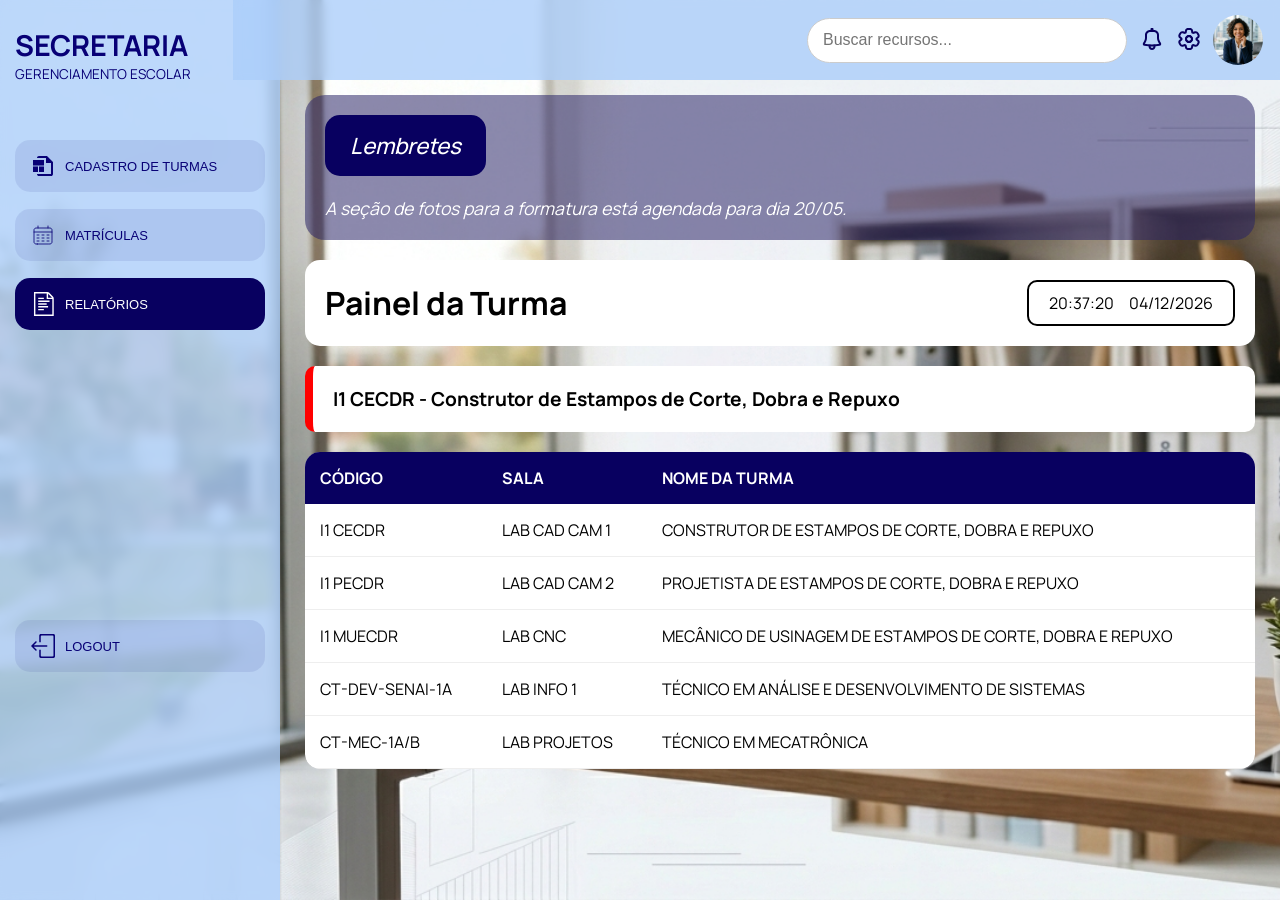
<file: Web_SGA/secretaria.html>
<!DOCTYPE html>
<html lang="pt-BR">
<head>
<meta charset="UTF-8">
<meta name="viewport" content="width=device-width, initial-scale=1.0">
<title>Perfil Secretaria</title>
<link rel="stylesheet" href="secretaria.css">
</head>
<body>
<body>

<div class="layout">
        <div class="pesquisa">

            <input
                class="pesquisar"
                placeholder="Buscar recursos..."
                type="text">

            <button class="settings">
                <svg width="24px" height="24px" viewBox="0 0 24 24" fill="none" xmlns="http://www.w3.org/2000/svg"><g id="SVGRepo_bgCarrier" stroke-width="0"></g><g id="SVGRepo_tracerCarrier" stroke-linecap="round" stroke-linejoin="round"></g><g id="SVGRepo_iconCarrier"> <path fill-rule="evenodd" clip-rule="evenodd" d="M11.5 1C10.9477 1 10.5 1.44772 10.5 2V3H9.99998C7.23864 3 4.99999 5.23825 4.99999 7.99975V11C4.99999 11.7377 4.76718 12.5722 4.39739 13.4148C4.03165 14.2482 3.55876 15.0294 3.14142 15.6439C2.38188 16.7624 2.85216 18.5301 4.40564 18.8103C5.42144 18.9935 6.85701 19.2115 8.54656 19.3527C8.54454 19.4015 8.54352 19.4506 8.54352 19.5C8.54352 21.433 10.1105 23 12.0435 23C13.9765 23 15.5435 21.433 15.5435 19.5C15.5435 19.4482 15.5424 19.3966 15.5402 19.3453C17.1921 19.204 18.596 18.9903 19.5943 18.8103C21.1478 18.5301 21.6181 16.7624 20.8586 15.6439C20.4412 15.0294 19.9683 14.2482 19.6026 13.4148C19.2328 12.5722 19 11.7377 19 11V7.99975C19 5.23825 16.7613 3 14 3H13.5V2C13.5 1.44772 13.0523 1 12.5 1H11.5ZM12 19.5C12.5113 19.5 13.0122 19.4898 13.4997 19.4715C13.5076 20.2758 12.8541 20.9565 12.0435 20.9565C11.2347 20.9565 10.5803 20.2778 10.5872 19.4747C11.0473 19.491 11.5191 19.5 12 19.5ZM9.99998 5C8.34305 5 6.99999 6.34298 6.99999 7.99975V11C6.99999 12.1234 6.65547 13.2463 6.22878 14.2186C5.79804 15.2 5.25528 16.0911 4.79599 16.7675C4.78578 16.7825 4.78102 16.7969 4.77941 16.8113C4.77797 16.8242 4.77919 16.8362 4.78167 16.8458C6.3644 17.1303 9.00044 17.5 12 17.5C14.9995 17.5 17.6356 17.1303 19.2183 16.8458C19.2208 16.8362 19.222 16.8242 19.2206 16.8113C19.2189 16.7969 19.2142 16.7825 19.204 16.7675C18.7447 16.0911 18.2019 15.2 17.7712 14.2186C17.3445 13.2463 17 12.1234 17 11V7.99975C17 6.34298 15.6569 5 14 5H9.99998Z" fill="#080060"></path> </g></svg>
            </button>

            <button class="notifications">
                <svg width="24px" height="24px" viewBox="0 0 24.00 24.00" fill="none" xmlns="http://www.w3.org/2000/svg" stroke="#080060" stroke-width="0.00024000000000000003"><g id="SVGRepo_bgCarrier" stroke-width="0"></g><g id="SVGRepo_tracerCarrier" stroke-linecap="round" stroke-linejoin="round"></g><g id="SVGRepo_iconCarrier"> <path fill-rule="evenodd" clip-rule="evenodd" d="M12 8.00002C9.79085 8.00002 7.99999 9.79088 7.99999 12C7.99999 14.2092 9.79085 16 12 16C14.2091 16 16 14.2092 16 12C16 9.79088 14.2091 8.00002 12 8.00002ZM9.99999 12C9.99999 10.8955 10.8954 10 12 10C13.1046 10 14 10.8955 14 12C14 13.1046 13.1046 14 12 14C10.8954 14 9.99999 13.1046 9.99999 12Z" fill="#080060"></path> <path fill-rule="evenodd" clip-rule="evenodd" d="M12 8.00002C9.79085 8.00002 7.99999 9.79088 7.99999 12C7.99999 14.2092 9.79085 16 12 16C14.2091 16 16 14.2092 16 12C16 9.79088 14.2091 8.00002 12 8.00002ZM9.99999 12C9.99999 10.8955 10.8954 10 12 10C13.1046 10 14 10.8955 14 12C14 13.1046 13.1046 14 12 14C10.8954 14 9.99999 13.1046 9.99999 12Z" fill="#080060"></path> <path fill-rule="evenodd" clip-rule="evenodd" d="M10.7673 1.01709C10.9925 0.999829 11.2454 0.99993 11.4516 1.00001L12.5484 1.00001C12.7546 0.99993 13.0075 0.999829 13.2327 1.01709C13.4989 1.03749 13.8678 1.08936 14.2634 1.26937C14.7635 1.49689 15.1915 1.85736 15.5007 2.31147C15.7454 2.67075 15.8592 3.0255 15.9246 3.2843C15.9799 3.50334 16.0228 3.75249 16.0577 3.9557L16.1993 4.77635L16.2021 4.77788C16.2369 4.79712 16.2715 4.81659 16.306 4.8363L16.3086 4.83774L17.2455 4.49865C17.4356 4.42978 17.6693 4.34509 17.8835 4.28543C18.1371 4.2148 18.4954 4.13889 18.9216 4.17026C19.4614 4.20998 19.9803 4.39497 20.4235 4.70563C20.7734 4.95095 21.0029 5.23636 21.1546 5.4515C21.2829 5.63326 21.4103 5.84671 21.514 6.02029L22.0158 6.86003C22.1256 7.04345 22.2594 7.26713 22.3627 7.47527C22.4843 7.7203 22.6328 8.07474 22.6777 8.52067C22.7341 9.08222 22.6311 9.64831 22.3803 10.1539C22.1811 10.5554 21.9171 10.8347 21.7169 11.0212C21.5469 11.1795 21.3428 11.3417 21.1755 11.4746L20.5 12L21.1755 12.5254C21.3428 12.6584 21.5469 12.8205 21.7169 12.9789C21.9171 13.1653 22.1811 13.4446 22.3802 13.8461C22.631 14.3517 22.7341 14.9178 22.6776 15.4794C22.6328 15.9253 22.4842 16.2797 22.3626 16.5248C22.2593 16.7329 22.1255 16.9566 22.0158 17.14L21.5138 17.9799C21.4102 18.1535 21.2828 18.3668 21.1546 18.5485C21.0028 18.7637 20.7734 19.0491 20.4234 19.2944C19.9803 19.6051 19.4613 19.7901 18.9216 19.8298C18.4954 19.8612 18.1371 19.7852 17.8835 19.7146C17.6692 19.6549 17.4355 19.5703 17.2454 19.5014L16.3085 19.1623L16.306 19.1638C16.2715 19.1835 16.2369 19.2029 16.2021 19.2222L16.1993 19.2237L16.0577 20.0443C16.0228 20.2475 15.9799 20.4967 15.9246 20.7157C15.8592 20.9745 15.7454 21.3293 15.5007 21.6886C15.1915 22.1427 14.7635 22.5032 14.2634 22.7307C13.8678 22.9107 13.4989 22.9626 13.2327 22.983C13.0074 23.0002 12.7546 23.0001 12.5484 23H11.4516C11.2454 23.0001 10.9925 23.0002 10.7673 22.983C10.5011 22.9626 10.1322 22.9107 9.73655 22.7307C9.23648 22.5032 8.80849 22.1427 8.49926 21.6886C8.25461 21.3293 8.14077 20.9745 8.07542 20.7157C8.02011 20.4967 7.97723 20.2475 7.94225 20.0443L7.80068 19.2237L7.79791 19.2222C7.7631 19.2029 7.72845 19.1835 7.69396 19.1637L7.69142 19.1623L6.75458 19.5014C6.5645 19.5702 6.33078 19.6549 6.11651 19.7146C5.86288 19.7852 5.50463 19.8611 5.07841 19.8298C4.53866 19.7901 4.01971 19.6051 3.57654 19.2944C3.2266 19.0491 2.99714 18.7637 2.84539 18.5485C2.71718 18.3668 2.58974 18.1534 2.4861 17.9798L1.98418 17.14C1.87447 16.9566 1.74067 16.7329 1.63737 16.5248C1.51575 16.2797 1.36719 15.9253 1.32235 15.4794C1.26588 14.9178 1.36897 14.3517 1.61976 13.8461C1.81892 13.4446 2.08289 13.1653 2.28308 12.9789C2.45312 12.8205 2.65717 12.6584 2.82449 12.5254L3.47844 12.0054V11.9947L2.82445 11.4746C2.65712 11.3417 2.45308 11.1795 2.28304 11.0212C2.08285 10.8347 1.81888 10.5554 1.61972 10.1539C1.36893 9.64832 1.26584 9.08224 1.3223 8.52069C1.36714 8.07476 1.51571 7.72032 1.63732 7.47528C1.74062 7.26715 1.87443 7.04347 1.98414 6.86005L2.48605 6.02026C2.58969 5.84669 2.71714 5.63326 2.84534 5.45151C2.9971 5.23637 3.22655 4.95096 3.5765 4.70565C4.01966 4.39498 4.53862 4.20999 5.07837 4.17027C5.50458 4.1389 5.86284 4.21481 6.11646 4.28544C6.33072 4.34511 6.56444 4.4298 6.75451 4.49867L7.69141 4.83775L7.69394 4.8363C7.72844 4.8166 7.7631 4.79712 7.79791 4.77788L7.80068 4.77635L7.94225 3.95571C7.97723 3.7525 8.02011 3.50334 8.07542 3.2843C8.14077 3.0255 8.25461 2.67075 8.49926 2.31147C8.80849 1.85736 9.23648 1.49689 9.73655 1.26937C10.1322 1.08936 10.5011 1.03749 10.7673 1.01709ZM14.0938 4.3363C14.011 3.85634 13.9696 3.61637 13.8476 3.43717C13.7445 3.2858 13.6019 3.16564 13.4352 3.0898C13.2378 3.00002 12.9943 3.00002 12.5073 3.00002H11.4927C11.0057 3.00002 10.7621 3.00002 10.5648 3.0898C10.3981 3.16564 10.2555 3.2858 10.1524 3.43717C10.0304 3.61637 9.98895 3.85634 9.90615 4.3363L9.75012 5.24064C9.69445 5.56333 9.66662 5.72467 9.60765 5.84869C9.54975 5.97047 9.50241 6.03703 9.40636 6.13166C9.30853 6.22804 9.12753 6.3281 8.76554 6.52822C8.73884 6.54298 8.71227 6.55791 8.68582 6.57302C8.33956 6.77078 8.16643 6.86966 8.03785 6.90314C7.91158 6.93602 7.83293 6.94279 7.70289 6.93196C7.57049 6.92094 7.42216 6.86726 7.12551 6.7599L6.11194 6.39308C5.66271 6.2305 5.43809 6.14921 5.22515 6.16488C5.04524 6.17811 4.87225 6.23978 4.72453 6.34333C4.5497 6.46589 4.42715 6.67094 4.18206 7.08103L3.72269 7.84965C3.46394 8.2826 3.33456 8.49907 3.31227 8.72078C3.29345 8.90796 3.32781 9.09665 3.41141 9.26519C3.51042 9.4648 3.7078 9.62177 4.10256 9.9357L4.82745 10.5122C5.07927 10.7124 5.20518 10.8126 5.28411 10.9199C5.36944 11.036 5.40583 11.1114 5.44354 11.2504C5.47844 11.379 5.47844 11.586 5.47844 12C5.47844 12.414 5.47844 12.621 5.44354 12.7497C5.40582 12.8887 5.36944 12.9641 5.28413 13.0801C5.20518 13.1875 5.07927 13.2876 4.82743 13.4879L4.10261 14.0643C3.70785 14.3783 3.51047 14.5352 3.41145 14.7349C3.32785 14.9034 3.29349 15.0921 3.31231 15.2793C3.33461 15.501 3.46398 15.7174 3.72273 16.1504L4.1821 16.919C4.4272 17.3291 4.54974 17.5342 4.72457 17.6567C4.8723 17.7603 5.04528 17.8219 5.2252 17.8352C5.43813 17.8508 5.66275 17.7695 6.11199 17.607L7.12553 17.2402C7.42216 17.1328 7.5705 17.0791 7.7029 17.0681C7.83294 17.0573 7.91159 17.064 8.03786 17.0969C8.16644 17.1304 8.33956 17.2293 8.68582 17.427C8.71228 17.4421 8.73885 17.4571 8.76554 17.4718C9.12753 17.6719 9.30853 17.772 9.40635 17.8684C9.50241 17.963 9.54975 18.0296 9.60765 18.1514C9.66662 18.2754 9.69445 18.4367 9.75012 18.7594L9.90615 19.6637C9.98895 20.1437 10.0304 20.3837 10.1524 20.5629C10.2555 20.7142 10.3981 20.8344 10.5648 20.9102C10.7621 21 11.0057 21 11.4927 21H12.5073C12.9943 21 13.2378 21 13.4352 20.9102C13.6019 20.8344 13.7445 20.7142 13.8476 20.5629C13.9696 20.3837 14.011 20.1437 14.0938 19.6637L14.2499 18.7594C14.3055 18.4367 14.3334 18.2754 14.3923 18.1514C14.4502 18.0296 14.4976 17.963 14.5936 17.8684C14.6915 17.772 14.8725 17.6719 15.2344 17.4718C15.2611 17.4571 15.2877 17.4421 15.3141 17.427C15.6604 17.2293 15.8335 17.1304 15.9621 17.0969C16.0884 17.064 16.167 17.0573 16.2971 17.0681C16.4295 17.0791 16.5778 17.1328 16.8744 17.2402L17.888 17.607C18.3372 17.7696 18.5619 17.8509 18.7748 17.8352C18.9547 17.8219 19.1277 17.7603 19.2754 17.6567C19.4502 17.5342 19.5728 17.3291 19.8179 16.919L20.2773 16.1504C20.536 15.7175 20.6654 15.501 20.6877 15.2793C20.7065 15.0921 20.6721 14.9034 20.5885 14.7349C20.4895 14.5353 20.2921 14.3783 19.8974 14.0643L19.1726 13.4879C18.9207 13.2876 18.7948 13.1875 18.7159 13.0801C18.6306 12.9641 18.5942 12.8887 18.5564 12.7497C18.5215 12.6211 18.5215 12.414 18.5215 12C18.5215 11.586 18.5215 11.379 18.5564 11.2504C18.5942 11.1114 18.6306 11.036 18.7159 10.9199C18.7948 10.8126 18.9207 10.7124 19.1725 10.5122L19.8974 9.9357C20.2922 9.62176 20.4896 9.46479 20.5886 9.26517C20.6722 9.09664 20.7065 8.90795 20.6877 8.72076C20.6654 8.49906 20.5361 8.28259 20.2773 7.84964L19.8179 7.08102C19.5728 6.67093 19.4503 6.46588 19.2755 6.34332C19.1277 6.23977 18.9548 6.1781 18.7748 6.16486C18.5619 6.14919 18.3373 6.23048 17.888 6.39307L16.8745 6.75989C16.5778 6.86725 16.4295 6.92093 16.2971 6.93195C16.167 6.94278 16.0884 6.93601 15.9621 6.90313C15.8335 6.86965 15.6604 6.77077 15.3142 6.57302C15.2877 6.55791 15.2611 6.54298 15.2345 6.52822C14.8725 6.3281 14.6915 6.22804 14.5936 6.13166C14.4976 6.03703 14.4502 5.97047 14.3923 5.84869C14.3334 5.72467 14.3055 5.56332 14.2499 5.24064L14.0938 4.3363Z" fill="#080060"></path> </g></svg>
            </button>

            <button class="avatar"></button>

        </div>
    <!-- MENU LATERAL -->
    <aside class="coluna_menu">

        <div class="perfil">
            <h3>SECRETARIA</h3>
            <p>GERENCIAMENTO ESCOLAR</p>
        </div>

        <button type="button" class="menu-item" style="font-weight: 400;font-size: 13px">
            <svg fill="#080076" width="24px" height="24px" viewBox="0 0 24 24" xmlns="http://www.w3.org/2000/svg" stroke="#ffffff" stroke-width="0.00024000000000000003"><g id="SVGRepo_bgCarrier" stroke-width="0"></g><g id="SVGRepo_tracerCarrier" stroke-linecap="round" stroke-linejoin="round"></g><g id="SVGRepo_iconCarrier"> <path d="M15.991 2H7.97897C7.44774 2 6.93827 2.21071 6.56263 2.58579C6.187 2.96086 5.97596 3.46957 5.97596 4H14.9895V9H19.997V20H5.97596C5.97596 20.5304 6.187 21.0391 6.56263 21.4142C6.93827 21.7893 7.44774 22 7.97897 22H19.997C20.5282 22 21.0377 21.7893 21.4133 21.4142C21.789 21.0391 22 20.5304 22 20V8L15.991 2Z"></path> <path d="M13.0165 12.46H8.00901V18H13.0165V12.46Z"></path> <path d="M13.0165 6H2V11.54H13.0165V6Z"></path> <path d="M7.00751 12.46H2V18H7.00751V12.46Z"></path> </g></svg>
            <span>CADASTRO DE TURMAS</span>
        </button>

        <button type="button" class="menu-item" style="font-weight: 400;font-size: 13px">
             <svg width="24px" height="24px" viewBox="0 0 24 24" fill="none" xmlns="http://www.w3.org/2000/svg" stroke="#080076"><g id="SVGRepo_bgCarrier" stroke-width="0"></g><g id="SVGRepo_tracerCarrier" stroke-linecap="round" stroke-linejoin="round"></g><g id="SVGRepo_iconCarrier"> <path d="M3 9H21M7 3V5M17 3V5M6 12H8M11 12H13M16 12H18M6 15H8M11 15H13M16 15H18M6 18H8M11 18H13M16 18H18M6.2 21H17.8C18.9201 21 19.4802 21 19.908 20.782C20.2843 20.5903 20.5903 20.2843 20.782 19.908C21 19.4802 21 18.9201 21 17.8V8.2C21 7.07989 21 6.51984 20.782 6.09202C20.5903 5.71569 20.2843 5.40973 19.908 5.21799C19.4802 5 18.9201 5 17.8 5H6.2C5.0799 5 4.51984 5 4.09202 5.21799C3.71569 5.40973 3.40973 5.71569 3.21799 6.09202C3 6.51984 3 7.07989 3 8.2V17.8C3 18.9201 3 19.4802 3.21799 19.908C3.40973 20.2843 3.71569 20.5903 4.09202 20.782C4.51984 21 5.07989 21 6.2 21Z" stroke="#080076" stroke-width="0.8399999999999999" stroke-linecap="round"></path> </g></svg>
            <span>MATRÍCULAS</span>
        </button>

        <button type="button" class="menu-item" style="font-weight: 400;font-size: 13px;background-color: #080060;color: white;">
            <svg fill="#ffffff" width="24px" height="24px" viewBox="0 0 1920 1920" xmlns="http://www.w3.org/2000/svg"><g id="SVGRepo_bgCarrier" stroke-width="0"></g><g id="SVGRepo_tracerCarrier" stroke-linecap="round" stroke-linejoin="round"></g><g id="SVGRepo_iconCarrier"> <path d="M1706.235 1807.059H350.941V112.94h903.53v451.765h451.764v1242.353Zm-338.823-1670.74 315.443 315.447h-315.443V136.32Zm402.182 242.487L1440.372 49.58C1408.296 17.62 1365.717 0 1320.542 0H238v1920h1581.175V498.635c0-45.176-17.618-87.755-49.58-119.83ZM576.823 1242.353h790.589v-112.94H576.823v112.94Zm0-451.765h903.53V677.647h-903.53v112.941Zm0 677.647h451.765v-112.941H576.823v112.941Zm0-451.764h677.648V903.53H576.823v112.941Zm0-451.765h451.765V451.765H576.823v112.941Z" fill-rule="evenodd"></path> </g></svg>
            <span>RELATÓRIOS</span>
        </button>

        <button type="button" class="logout" id="logout" style="font-weight: 400;font-size: 13px">
             <svg fill="#080076" width="24px" height="24px" viewBox="0 0 32 32" version="1.1" xmlns="http://www.w3.org/2000/svg"><g id="SVGRepo_bgCarrier" stroke-width="0"></g><g id="SVGRepo_tracerCarrier" stroke-linecap="round" stroke-linejoin="round"></g><g id="SVGRepo_iconCarrier"> <path d="M3.651 16.989h17.326c0.553 0 1-0.448 1-1s-0.447-1-1-1h-17.264l3.617-3.617c0.391-0.39 0.391-1.024 0-1.414s-1.024-0.39-1.414 0l-5.907 6.062 5.907 6.063c0.196 0.195 0.451 0.293 0.707 0.293s0.511-0.098 0.707-0.293c0.391-0.39 0.391-1.023 0-1.414zM29.989 0h-17c-1.105 0-2 0.895-2 2v9h2.013v-7.78c0-0.668 0.542-1.21 1.21-1.21h14.523c0.669 0 1.21 0.542 1.21 1.21l0.032 25.572c0 0.668-0.541 1.21-1.21 1.21h-14.553c-0.668 0-1.21-0.542-1.21-1.21v-7.824l-2.013 0.003v9.030c0 1.105 0.895 2 2 2h16.999c1.105 0 2.001-0.895 2.001-2v-28c-0-1.105-0.896-2-2-2z"></path> </g></svg>
            <span>LOGOUT</span>
        </button>

    </aside>

    <!-- CONTEÚDO -->
    <main class="conteudo">



        <div class="alerta">

            <div class="alerta-titulo">
                <i style="font-weight: 500">Lembretes</i>
            </div>

            <div class="alerta-texto">
                <p>
                    <i>A seção de fotos para a formatura está
                    agendada para dia 20/05.</i>
                </p>
            </div>

        </div>

        <div class="indicadores">

            <div class="topo">

                <h1>Painel da Turma</h1>

                <div class="relogio-container">
                    <div id="relogio">00:00:00</div>
                    <div id="data">Data</div>
                </div>

            </div>

            <div class="resumo">

                <div class="cardmanutencao">
                    <span>
                        I1 CECDR - Construtor de Estampos
                        de Corte, Dobra e Repuxo
                    </span>
                </div>

            </div>

            <div class="tabela-corpo">

                <table class="tabela">

                    <thead>
                        <tr>
                            <th>CÓDIGO</th>
                            <th>SALA</th>
                            <th>NOME DA TURMA</th>
                        </tr>
                    </thead>

                    <tbody>

                        <tr>
                            <td>I1 CECDR</td>
                            <td>LAB CAD CAM 1</td>
                            <td>CONSTRUTOR DE ESTAMPOS DE CORTE, DOBRA E REPUXO</td>
                        </tr>

                        <tr>
                            <td>I1 PECDR</td>
                            <td>LAB CAD CAM 2</td>
                            <td>PROJETISTA DE ESTAMPOS DE CORTE, DOBRA E REPUXO</td>
                        </tr>

                        <tr>
                            <td>I1 MUECDR</td>
                            <td>LAB CNC</td>
                            <td>MECÂNICO DE USINAGEM DE ESTAMPOS DE CORTE, DOBRA E REPUXO</td>
                        </tr>

                        <tr>
                            <td>CT-DEV-SENAI-1A</td>
                            <td>LAB INFO 1</td>
                            <td>TÉCNICO EM ANÁLISE E DESENVOLVIMENTO DE SISTEMAS</td>
                        </tr>

                        <tr>
                            <td>CT-MEC-1A/B</td>
                            <td>LAB PROJETOS</td>
                            <td>TÉCNICO EM MECATRÔNICA</td>
                        </tr>

                    </tbody>

                </table>

            </div>

        </div>

    </main>

</div>

<script src="secretaria.js"></script>

</body>

</body>
</html>
</file>
<file: Web_SGA/index.css>
@import url('https://fonts.googleapis.com/css2?family=Manrope:wght@200..800&display=swap');

*{
    margin:0;
    padding:0;
    box-sizing:border-box;
}

body{
    font-family:"Manrope",sans-serif;

    background-image:url(opcao1.png);
    background-repeat:no-repeat;
    background-size:cover;
    background-position:center;
    background-attachment:fixed;

    min-height:100vh;
}

/* ===========================
   LAYOUT GERAL
=========================== */

.container{
    min-height:100vh;

    display:flex;
    justify-content:space-between;
    align-items:center;

    padding:40px 5%;
}

.logo-area{
    flex:1;

    display:flex;
    justify-content:center;
    align-items:center;
}

.logo{
    width:300px;
    max-width:80%;
    position: absolute;
    top: 20px;
    left: 20px;
}

.login{
    flex:1;

    display:flex;
    flex-direction:column;
    align-items:flex-start;

    max-width:600px;
}

/* ===========================
   TÍTULOS
=========================== */

.bem-vindo{
    color:#080076;
    margin-bottom:10px;
}

.bem-vindo h2{
    font-size:3rem;
}

.acesso{
    color:#080076;
    margin-bottom:30px;
}

.acesso p{
    font-size:1.2rem;
}

/* ===========================
   BOTÕES PERFIL
=========================== */

.botoes{
    display:flex;
    gap:15px;
    margin-bottom:25px;
    flex-wrap:wrap;
}

.adm,
.coord,
.docente{
    width:170px;
    height:120px;

    background:#080076;

    border:none;
    border-radius:25px;

    cursor:pointer;

    display:flex;
    flex-direction:column;
    justify-content:center;
    align-items:center;

    transition:.3s;
}

.adm:hover,
.coord:hover,
.docente:hover{
    transform:translateY(-4px);
}

.shield,
.paper,
.doc{
    width:50px;
    height:50px;
    margin-bottom:10px;
}

/* ===========================
   LABELS
=========================== */

.sn,
.senha2{
    color:#080060;
    margin-bottom:8px;
}

.sn h3,
.senha2 h3{
    font-size:1rem;
}

/* ===========================
   CAMPOS
=========================== */

.id,
.codigo{
    width:100%;
    max-width:500px;

    height:70px;

    background:rgba(0,7,61,.58);

    border-radius:18px;

    display:flex;
    align-items:center;

    padding:0 20px;

    margin-bottom:20px;
}

.cracha,
.block{
    width:40px;
    height:40px;

    background-size:contain;
    background-repeat:no-repeat;
    background-position:center;

    flex-shrink:0;
}

.cracha{
    background-image:url(cracha.png);
}


.block{
    background-image:url(senha.png);
}

.registro,
.senha{
    flex:1;

    background:transparent;
    border:none;
    outline:none;

    color:white;

    font-size:1rem;
    font-style: italic;

    margin-left:15px;
}

.registro::placeholder,
.senha::placeholder{
    color:white;
}

/* ===========================
   BOTÃO ENTRAR
=========================== */

.entrar{
    width:100%;
    max-width:300px;

    height:70px;

    background:#080060;

    border:none;
    border-radius:20px;

    cursor:pointer;

    font-size:1.3rem;

    margin-top:15px;
}

.entrar span{
    color:white;
}

/* ===========================
   PERFIL SELECIONADO
=========================== */

.perfil-ativo{
    background-color:#54beff65 !important;
    border:3px solid rgb(0,21,255);
    box-shadow:0 0 20px rgba(0,229,255,.8);
}

/* ===========================
   TABLET
=========================== */

@media (max-width:1024px){

    .container{
        gap:30px;
    }

    .bem-vindo h2{
        font-size:2.3rem;
    }
}

/* ===========================
   MOBILE
=========================== */

@media (max-width:768px){

    body{
        background-image: url(mobile.png);
        }


    .container{
        flex-direction:column;

        justify-content:center;
        align-items:center;

        text-align:center;
    }

        .logo{
        position:static;
        width:220px;
        max-width:70%;
    }

    .logo-area{
        margin-bottom:30px;
    }

    .login{
        align-items:center;
    }

    .botoes{
        justify-content:center;
    }

    .bem-vindo h2{
        font-size:2rem;
    }

    .acesso p{
        font-size:1rem;
    }

    .adm,
    .coord,
    .docente{
        width:140px;
        height:110px;
    }

    .id,
    .codigo{
        max-width:100%;
    }

    .entrar{
        max-width:100%;
    }
}
</file>
<file: Web/Login/index.css>
@import url('https://fonts.googleapis.com/css2?family=Manrope:wght@200..800&display=swap');

body{
    font-family: "Manrope", sans-serif;
}

.bem-vindo{
    display: flex;
    justify-content: center;
    align-items: center;
    font-size: 4vh;
    color: #080076;
    margin-top: -5vh;
    position: relative;
    top:10vh;
}   

.acesso{
    display: flex;
    justify-content: center;
    align-items: center;
    font-size: 4vh;
    color: #080076;
    position: relative;
    left: -5.3vw;
    top:2vh;    
    scale: 0.6;
}   

.adm{
   height: 20vh;
   width: 15vw;
   line-height: -2px;
   border-style: solid;
   background-color: #080076;
   border-radius: 40px;
   justify-content: center;
   align-items: center;
   display: grid;
   scale: 0.5;
   border: none;
   outline: none;
   cursor: pointer;
   font-size: 3vh;
}   

.shield1{
   height: 10vh;
   width: 30vw;
   color: aliceblue;
   position:relative;
   left: 10vw;
   top: 2vh; 
}

.shield{
    height: 10vh;
    width: 5vw;
    color: white;
    position:relative;
    left: 3.5vh;
    
}

.coord{
   height: 20vh;
   width: 15vw;
   line-height: -2px;
   border-style: solid;
   background-color: #080076;
   border-radius: 40px;
   justify-content: center;
   align-items: center;
   display: grid;
   scale: 0.5;
   border: none;
   outline: none;
   cursor: pointer;
   font-size: 3vh;
}   

.paper1{
   height: 10vh;
   width: 30vw;
   color: aliceblue;
   position:relative;
   left: 10vw;
   top: 2vh; 
}

.paper{
    height: 10vh;
    width: 5vw;
    color: white;
    position:relative;
    left: 6vh;

}

.botoes{
    justify-content: space-around;
    align-items: center;
    display: flex;
    width:45.5vw;
    position: relative;
    top:-5vh;
}

.docente{
   height: 20vh;
   width: 15vw;
   line-height: -2px;
   border-style: solid;
   background-color: #080076;
   border-radius: 40px;
   justify-content: center;
   align-items: center;
   display: grid;
   scale: 0.5;
   border: none;
   outline: none;
   cursor: pointer;
   font-size: 3vh;
}

.doc{
    height: 10vh;
    width: 5vw;
    color: white;
    position: relative;
    left: 1vw;
}


.sn{
    position: relative;
    scale: 0.7;
    color: #080076;
    top:-5vh
}

.id{
    height: 10vh;
    width: 25vw;
    background-color: rgba(0, 7, 61, 0.582);
    border-radius: 20px;
    display: flex;
    align-items: center;
    justify-content: space-between;
    position: relative;
    left: 5vw;
    top: -7vh;
}

.registro{
    height: 5vh;
    max-width:36vh;
    border-style: none;
    background-color: rgba(0, 7, 61, 0);
    border-radius: 2vh;
    display: flex;
    align-items: center;
    justify-content: center;
    font-size: 2.5vh;
    font-style: italic;
    order:2;
    position: relative;
    right: 2vh;
}

.cracha{
    background-image: url(assets/cracha.png);
    background-size: cover;
    height: 11vh;
    width: 5vw;
    position: relative;
    left: 1vw;
    order: 1;
}

.codigo{
    height: 10vh;
    width: 25vw;
    background-color: rgba(0, 7, 61, 0.582);
    border-radius: 20px;
    display: flex;
    align-items: center;
    justify-content: space-between;
    position: relative;
    left: 5vw;
    top:-7vh;
}

.senha{
    height: 5vh;
    max-width: 36vh;
    border-style: none;
    background-color: transparent;
    border-radius: 2vh;
    display: flex;
    align-items: center;
    justify-content: center;
    font-size: 2.5vh;
    font-style: italic;
    order:2;
    position: relative;
    left: -1vw;
}

.block{
    background-image: url(assets/senha.png);
    background-size: cover;
    height: 11vh;
    width: 5vw;
    order: 1;
    scale: 0.6;
}

.senha2{
    position: relative;
    scale: 0.7;
    color: #080076;
    top:-5vh
}

.entrar{
   height: 15vh;
   width: 20vw;
   line-height: -2px;
   border-style: solid;
   background-color: #080076;
   border-radius: 40px;
   justify-content: center;
   align-items: center;
   display: grid;
   scale: 0.5;
   border: none;
   outline: none;
   cursor: pointer;
   font-size: 5vh;
   position: relative;
   left: 13vw;

}


.login{
    max-width: 70%;
    position:absolute;
    left: 52.5%;
    top:0vh
    
}
</file>
<file: Web_SGA/coordenador.css>
@import url('https://fonts.googleapis.com/css2?family=Manrope:wght@200..800&display=swap');

*{
    margin:0;
    padding:0;
    box-sizing:border-box;
}

body{
    font-family:"Manrope",sans-serif;
    background-image:url("coordenacao.png");
    background-size:cover;
    background-position:center;
    background-attachment:fixed;
    min-height:100vh;
}

/* =========================
   LAYOUT
========================= */

.layout{
    display:grid;

    grid-template-columns:280px 1fr;
    grid-template-rows:auto 1fr;

    min-height:100vh;
}

.pesquisa{
    grid-column:1 / 3;
}

.coluna_menu{
    grid-column:1;
    grid-row:2;
}

.conteudo{
    grid-column:2;
    grid-row:2;
}

/* =========================
   MENU LATERAL
========================= */

.coluna_menu{
     width:280px;
    min-width:280px;

    background:rgba(171,206,250,.78);
    backdrop-filter:blur(5px);

    display:flex;
    flex-direction:column;

    padding:25px 15px;

    position:sticky;
    top:0;

    height:100vh;
}

.perfil{
    color:#080076;
    margin-bottom:0px;
}

.perfil h3{
    font-size:28px;
    margin-bottom:0rem;
}

.perfil p{
    font-size:.85rem;
}

.menu{
    display:flex;
    flex-direction:column;
    gap:20px;
    margin-top:40px;
}
/* =======================
   BOTÕES MENU
======================= */

.menu-item,
.logout{
    border:none;
    cursor:pointer;

    height:55px;
    width:100%;

    border-radius:15px;

    display:flex;
    align-items:center;
    gap:10px;

    padding:0 15px;

    font-size:.95rem;
    font-weight:400;

    margin-top:auto;
    background:#08007615;
    color:#080076;
    transition: .3s;
}

.menu-item:hover,
.logout:hover{
    background:#08007630;
}

.menu-item.active{
    background:#080076;
    color:white;
}

.cadastro,
.matriculas{
    margin-top:auto;
    background:#08007615;
    color:#080076;
}

.painel{
    background:#080060;
    color:white;
}

.logout{
    margin-top:auto;
    background:#08007615;
    color:#080076;
}

.cadastro,
.matriculas,
.relatorios{
    margin-bottom:15px;
}
/* =========================
   CONTEUDO
========================= */

.conteudo{
    flex:1;
    margin-top:-5px;
    padding:25px;
}


/* =========================
   TOPO
========================= */

.pesquisa{
    position: fixed;
    top: 0;
    left: 18.2vw; /* largura do menu lateral */
    width: 82vw;

    height: 80px;

    background:rgba(171,206,250,.78);
    backdrop-filter:blur(5px);

    display: flex;
    justify-content: flex-end;
    align-items: center;

    gap: 1vw;

    padding-right: 1.5vw;

    z-index: 999;
}

.settings,
.notifications{
    background:none;
    border:none;
    cursor:pointer;
}

.avatar{
    width:50px;
    height:50px;

    border:none;
    cursor:pointer;

    border-radius:50%;

    background-image:url(avatar.png);
    background-size:cover;
    background-position:center;
}

.pesquisar{
    width:320px;
    max-width:100%;

    height:45px;

    border-radius:25px;
    border:1px solid #ccc;

    padding:0 15px;

    font-size:1rem;
}

/* =========================
   ALERTA
========================= */

.alerta{
    margin-top:70px;

    background:#28236688;

    border-radius:20px;

    padding:20px;

    
}

.alerta-titulo{
    display:inline-flex;

    background:#080060;

    color:white;

    padding:15px 25px;

    border-radius:15px;

    font-size:1.4rem;
    font-weight:bold;
}

.alerta-texto{
    margin-top:20px;

    color:white;

    font-size:1.1rem;
}
/* =========================
   PAINEL
========================= */


.indicadores{
    margin-top:20px;
}

.topo{
    background:white;

    border-radius:15px;

    padding:20px;

    display:flex;
    justify-content:space-between;
    align-items:center;
}

.relogio-container{
    display:flex;
    gap:15px;

    padding:10px 20px;

    border:2px double black;
    border-radius:10px;
}
/* =========================
   CARDS
========================= */

.resumo{
    display:grid;

    grid-template-columns:
    repeat(auto-fit,minmax(220px,1fr));

    gap:20px;

    margin-top:25px;
}

.card{
    background:white;

    border-radius:15px;

    padding:20px;

    display:flex;
    justify-content:space-between;
    align-items:center;
}

.card span{
    font-size:18px;
}

.card strong{
    font-size:36px;
}

.card.ocupado{
    border-left:8px solid #ff4d4d;
}

.card.livre{
    border-left:8px solid #00c853;
}

.card.manutencao{
    border-left:8px solid #ff9800;
}

/* =========================
   TABELA
========================= */

.tabela-corpo{
    margin-top:25px;
    overflow-x:auto;
}

.tabela{
    width:100%;
    min-width:850px;

    border-collapse:collapse;

    background:white;

    border-radius:20px;

    overflow:hidden;
}

.tabela thead{
    background:#080076;
}

.tabela th{
    color:white;
    text-align:left;

    padding:18px;

    font-size:18px;
}

.tabela td{
    padding:18px;
    font-size:17px;
}

.tabela td:first-child{
    font-weight:700;
}

td.ocupado{
    color:#ff4d4d;
    font-weight:bold;
}

td.livre{
    color:#00c853;
    font-weight:bold;
}

td.manutencao{
    color:#ff9800;
    font-weight:bold;
}

/* =========================
   TABLET
========================= */

@media(max-width:1024px){

    .coluna_menu{
        width:250px;
        min-width:250px;
    }

    .conteudo{
        margin-left:250px;
    }

    .topo h1{
        font-size:36px;
    }

    .pesquisar{
        width:250px;
    }
}

/* =========================
   CELULAR
========================= */
@media (max-width:768px){

    .layout{
        display:block;
    }

    .coluna_menu{
        position:relative;
        max-width:none;
        width:100%;
        height:auto;
    }

    .pesquisa{
        position:relative;

        left:0;
        width:100%;

        height:auto;

        justify-content:center;
        flex-wrap:wrap;

        padding:15px;
    }

    .pesquisar{
        width:100%;
        order:1;
    }

    .avatar,
    .settings,
    .notifications{
        order:2;
    }

    .conteudo{
        padding:20px 15px;
        margin-left: 0px;
    }

    .topo{
        flex-direction:column;
        gap:15px;
        text-align:center;
    }

    .topo h1{
        font-size:1.8rem;
    }

    .relogio-container{
        width:100%;
        justify-content:center;
        flex-wrap:wrap;
    }

    .resumo{
        grid-template-columns:1fr;
    }

    .card{
        width:100%;
    }

    .alerta{
        margin-top:20px;
    }

    .alerta-titulo{
        width:100%;
        justify-content:center;
    }

    .alerta-texto{
        font-size:15px;
    }

    .tabela{
        min-width:700px;
    }
}
</file>
<file: Web_SGA/docente.css>
@import url('https://fonts.googleapis.com/css2?family=Manrope:wght@200..800&display=swap');

*{
    margin:0;
    padding:0;
    box-sizing:border-box;
}

body{
    font-family:"Manrope",sans-serif;
    background-image:url(coordenacao.png);
    background-repeat:no-repeat;
    background-size:cover;
    background-position:center;
    background-attachment:fixed;
    min-height:100vh;
}

/* ==========================
   LAYOUT
========================== */

body{
    display:flex;
}

/* ==========================
   MENU LATERAL
========================== */

.coluna_menu{
    width:280px;
    min-width:280px;

    background:rgba(171,206,250,.78);
    backdrop-filter:blur(5px);

    display:flex;
    flex-direction:column;

    padding:25px 15px;

    position:sticky;
    top:0;

    height:100vh;
}

.perfil{
    color:#080076;
}

.perfil h3{
    font-size:1.8rem;
}

.perfil p{
    font-size:.85rem;
}

.menu{
    margin-top: 30px;
    display:flex;
    flex-direction:column;
    gap:15px;
}

/* ==========================
   BOTÕES MENU
========================== */

.menu-item,
.logout{
    border:none;
    cursor:pointer;

    display:flex;
    align-items:center;
    gap:10px;

    padding:14px 16px;

    border-radius:15px;

    background:#08007615;
    color:#080076;

    font-size:1rem;
    font-weight:600;

    transition:.3s;
}

.menu-item:hover,
.logout:hover{
    background:#08007630;
}

.menu-item.active{
    background:#080076;
    color:white;
}

.logout{
    margin-top:auto;
}

/* ==========================
   CONTEÚDO
========================== */

.conteudo{
    flex:1;
    margin-left:5px;
    padding:20px;
}

/* =========================
   BARRA SUPERIOR
========================= */

.topbar{
    position: fixed;
    top: 0;
    left: 18.2vw; /* largura do menu lateral */
    width: 82vw;

    height: 80px;

    background:rgba(171,206,250,.78);
    backdrop-filter:blur(5px);

    display: flex;
    justify-content: flex-end;
    align-items: center;

    gap: 1vw;

    padding-right: 1.5vw;

    z-index: 999;
}

.indicadores{
    top: 40vh;
}
/* =========================
   CAMPO DE BUSCA
========================= */

.campo-busca{
    width: 320px;
    min-width: 250px;

    height: 45px;

    border: none;
    outline: none;

    border-radius: 30px;

    background: #ffffff;
    border:1px solid #ccc;

    padding-left: 1vw;

    font-size: 1rem;

    color: #555;
}

.campo-busca::placeholder{
    color: #666;
}

/* =========================
   BOTÕES DOS ÍCONES
========================= */

.icone-btn{
    width: 24px;
    height: 24px;

    border: none;
    background: transparent;

    display: flex;
    align-items: center;
    justify-content: center;

    cursor: pointer;
}

.icone-btn svg{
    width: 26px;
    height: 26px;
}

/* =========================
   AVATAR
========================= */

.avatar-btn{
    width: 50px;
    height: 50px;

    border: none;
    margin-right: 4px;
    border-radius: 50%;

    background-image: url("Docente.jpg");
    background-size: cover;
    background-position: center;

    cursor: pointer;
}

/* ==========================
   ALERTAS
========================== */

.alerta{
    background:#28236688;
    border-radius:20px;

    padding:25px;
    

    color:white;

    margin-bottom:20px;
    
    margin-top: 10vh;
}

.alerta-titulo{
    display:inline-flex;

    background:#080060;

    color:white;

    padding:15px 25px;

    border-radius:15px;

    font-size:1.4rem;
    font-weight:bold;
}

.alerta-texto{
    line-height:1.8;
    margin-top: 20px
}

/* ==========================
   TÍTULO
========================== */

.topo{
    display:flex;
    justify-content:space-between;
    align-items:center;

    background:white;

    border-radius:15px;

    padding:20px;

    margin-bottom:20px;
}

.topo h1{
    color:black;
}

.relogio-container{
    display:flex;
    gap:15px;

    border:2px solid black;

    padding:10px 20px;

    border-radius:10px;
}

/* ==========================
   TABELA HORÁRIOS
========================== */
.container-horarios{
    
    margin-top:20px;
    
}

.titulo-turma{
    background:white;
    padding:25px;

    border-radius:20px;

    font-size: 1.5rem;
    font-weight:700;

    color:black;

    margin-bottom:20px;
}

.dias{
    display:flex;
    
        
    gap:-10px;
    
    overflow-x:auto;

    padding-bottom:15px;
}

.dia-card{
    

    background:#dfe7f4;

    border-radius:20px;
    
    margin-right: -11px;

    overflow:hidden;

    flex-shrink:0;

    scale: 0.9;

}

.dia-titulo{
    background:#a9c0e6;

    color:#080060;

    font-size:1.5rem;
    font-weight:700;

    text-align:center;

    padding:18px;
}

.dia-conteudo{
    padding:10px;
}

.dia-conteudo p{
    color:#303080;

    font-size:1.3rem;

    margin-bottom:20px;
}
/* ==========================
   TABLET
========================== */

@media (max-width:1024px){

    .coluna_menu{
        width:230px;
    }

    .conteudo{
        margin-left:230px;
    }

}

/* ==========================
   MOBILE
========================== */

@media (max-width:768px){

    body{
        display:block;
    }

    .coluna_menu{
         order:2;
        margin-top: 119px;
        width:100%;
        min-width:100%;
        height:auto;

        position:relative;
    }

    .conteudo{
        margin-left:0;
        padding:15px;
    }

    /* PESQUISA ACIMA DO MENU */

    .pesquisa{
        flex-wrap:wrap;
        order:-1;
    }

    .pesquisar{
        width:100%;
        flex:none;
    }

    .menu{
        width:100%;
    }

    .menu-item{
        width:100%;
        justify-content:flex-start;
    }

    .topo{
        flex-direction:column;
        gap:15px;
        text-align:center;
    }

    .relogio-container{
        width:100%;
        justify-content:center;
    }

    .alerta-texto{
        font-size:.9rem;
        line-height:1.6;
    }
}

/* ==========================
   CELULAR PEQUENO
========================== */

@media (max-width:480px){

    .perfil h3{
        font-size:1.3rem;
    }

    .menu-item{
        font-size:.9rem;
    }

    .alerta-titulo{
        font-size:1.1rem;
    }

    .topo h1{
        font-size:1.3rem;
    }

    .pesquisar{
        font-size:.9rem;
    }
}


@media (max-width: 768px){

    .topbar{
        left: 0;
        width: 100%;
        justify-content: center;
        flex-wrap: wrap;

        height: auto;

        padding: 10px;
    }

    .campo-busca{
        width: 90%;
        min-width: unset;
    }

    .avatar-btn{
        width: 50px;
        height: 50px;
    }

    .logout{
        margin-top: 18px;
    }
}
</file>
<file: Web_SGA/secretaria.css>
@import url('https://fonts.googleapis.com/css2?family=Manrope:wght@200..800&display=swap');

*{
    margin:0;
    padding:0;
    box-sizing:border-box;
}

body{
    font-family:"Manrope",sans-serif;
    min-height:100vh;
    background-image: url(coordenacao.png);
    background-size: cover;
}

/* =======================
   LAYOUT
======================= */

.layout{
    display:grid;

    grid-template-columns:280px 1fr;
    grid-template-rows:auto 1fr;

    min-height:100vh;
}

.pesquisa{
    grid-column:1 / 3;
}

.coluna_menu{
    grid-column:1;
    grid-row:2;
}

.conteudo{
    grid-column:2;
    grid-row:2;
}

/* =======================
   MENU
======================= */

.coluna_menu{
    width:280px;
    min-width:280px;

    background:rgba(171,206,250,.78);
    backdrop-filter:blur(5px);

    display:flex;
    flex-direction:column;

    padding:25px 15px;

    position:sticky;
    top:0;

    height:100vh;
}

.perfil{
    color:#080076;
    margin-bottom:40px;
}

.perfil p{
    font-size:.85rem;
}

.perfil h3{
    font-size:1.8rem;
}
/* =======================
   BOTÕES MENU
======================= */

.menu-item,
.logout{
    margin-top: 17px;
    border:none;
    cursor:pointer;

    display:flex;
    align-items:center;
    gap:10px;

    padding:14px 16px;

    border-radius:15px;

    background:#08007615;
    color:#080076;

    font-size:1rem;
    font-weight:600;

    transition:.3s;
}

.menu-item:hover,
.logout:hover{
    background:#08007630;
}

.menu-item.active{
    background:#080076;
    color:white;
}

.logout{
    margin-top: 290px;
}

/* =======================
   CONTEÚDO
======================= */

.conteudo{
    flex:1;
    margin-left:0px;
    padding:25px;
}

/* =======================
   TOPO
======================= */

.pesquisa{
    position: fixed;
    top: 0;
    left: 18.2vw; /* largura do menu lateral */
    width: 82vw;

    height: 80px;

    background:rgba(171,206,250,.78);
    backdrop-filter:blur(5px);

    display: flex;
    justify-content: flex-end;
    align-items: center;

    gap: 1vw;

    padding-right: 1.5vw;

    z-index: 999;
}

.settings,
.notifications{
    background:none;
    border:none;
    cursor:pointer;
}

.avatar{
    width:50px;
    height:50px;

    border:none;
    cursor:pointer;

    border-radius:50%;

    background-image:url(avatar.png);
    background-size:cover;
    background-position:center;
}

.pesquisar{
    width:320px;
    max-width:100%;

    height:45px;

    border-radius:25px;
    border:1px solid #ccc;

    padding:0 15px;

    font-size:1rem;
}

/* =======================
   ALERTA
======================= */

.alerta{
    margin-top:70px;

    background:#28236688;

    border-radius:20px;

    padding:20px;

    
}

.alerta-titulo{
    display:inline-flex;

    background:#080060;

    color:white;

    padding:15px 25px;

    border-radius:15px;

    font-size:1.4rem;
    font-weight:bold;
}

.alerta-texto{
    margin-top:20px;

    color:white;

    font-size:1.1rem;
}

/* =======================
   PAINEL
======================= */

.indicadores{
    margin-top:20px;
}

.topo{
    background:white;

    border-radius:15px;

    padding:20px;

    display:flex;
    justify-content:space-between;
    align-items:center;
}

.relogio-container{
    display:flex;
    gap:15px;

    padding:10px 20px;

    border:2px double black;
    border-radius:10px;
}

/* =======================
   RESUMO
======================= */

.resumo{
    margin-top:20px;
}

.cardmanutencao{
    background:white;

    border-left:8px solid red;

    padding:20px;

    border-radius:10px;

    font-weight:bold;
    font-size:1.2rem;
}

/* =======================
   TABELA
======================= */

.tabela-corpo{
    margin-top:20px;
    overflow-x:auto;
    border-radius: 15px;
}

.tabela{
    width:100%;

    border-collapse:collapse;
    border-radius: 15px;;
    background:white;
}

.tabela thead{
    background:#080060;
}

.tabela th{
    color:white;

    padding:15px;

    text-align:left;
}

.tabela td{
    padding:15px;

    border-bottom:1px solid #eee;
}

/* =======================
   TABLET
======================= */

@media (max-width:1024px){

    .coluna_menu{
        width:240px;
        min-width:240px;
    }

    .pesquisar{
        width:250px;
    }
}

/* =======================
   MOBILE
======================= */

@media (max-width:768px){

    .layout{
        display:flex;
        flex-direction:column;
    }

    .pesquisa{
                left: 0;
        width: 100%;

        justify-content: center;
        flex-wrap: wrap;

        height: auto;

        padding: 10px;
    }

    .coluna_menu{
        order:2;
        margin-top: 119px;
        width:100%;
        min-width:100%;
        height:auto;

        position:relative;
    }

    .conteudo{
        order:3;
        padding:15px;
    }

    .pesquisa{
        flex-wrap:wrap;
        justify-content:center;
    }

    .pesquisar{
        width:100%;
        order:1;
    }

    .settings,
    .notifications,
    .avatar{
        order:2;
    }

    .topo{
        flex-direction:column;
        gap:15px;
        text-align:center;
    }

    .relogio-container{
        width:100%;
        justify-content:center;
    }

    .alerta-titulo{
        width:100%;
        justify-content:center;
    }

    .alerta-texto{
        text-align:center;
    }

    .tabela{
        min-width:700px;
    }
}
</file>
